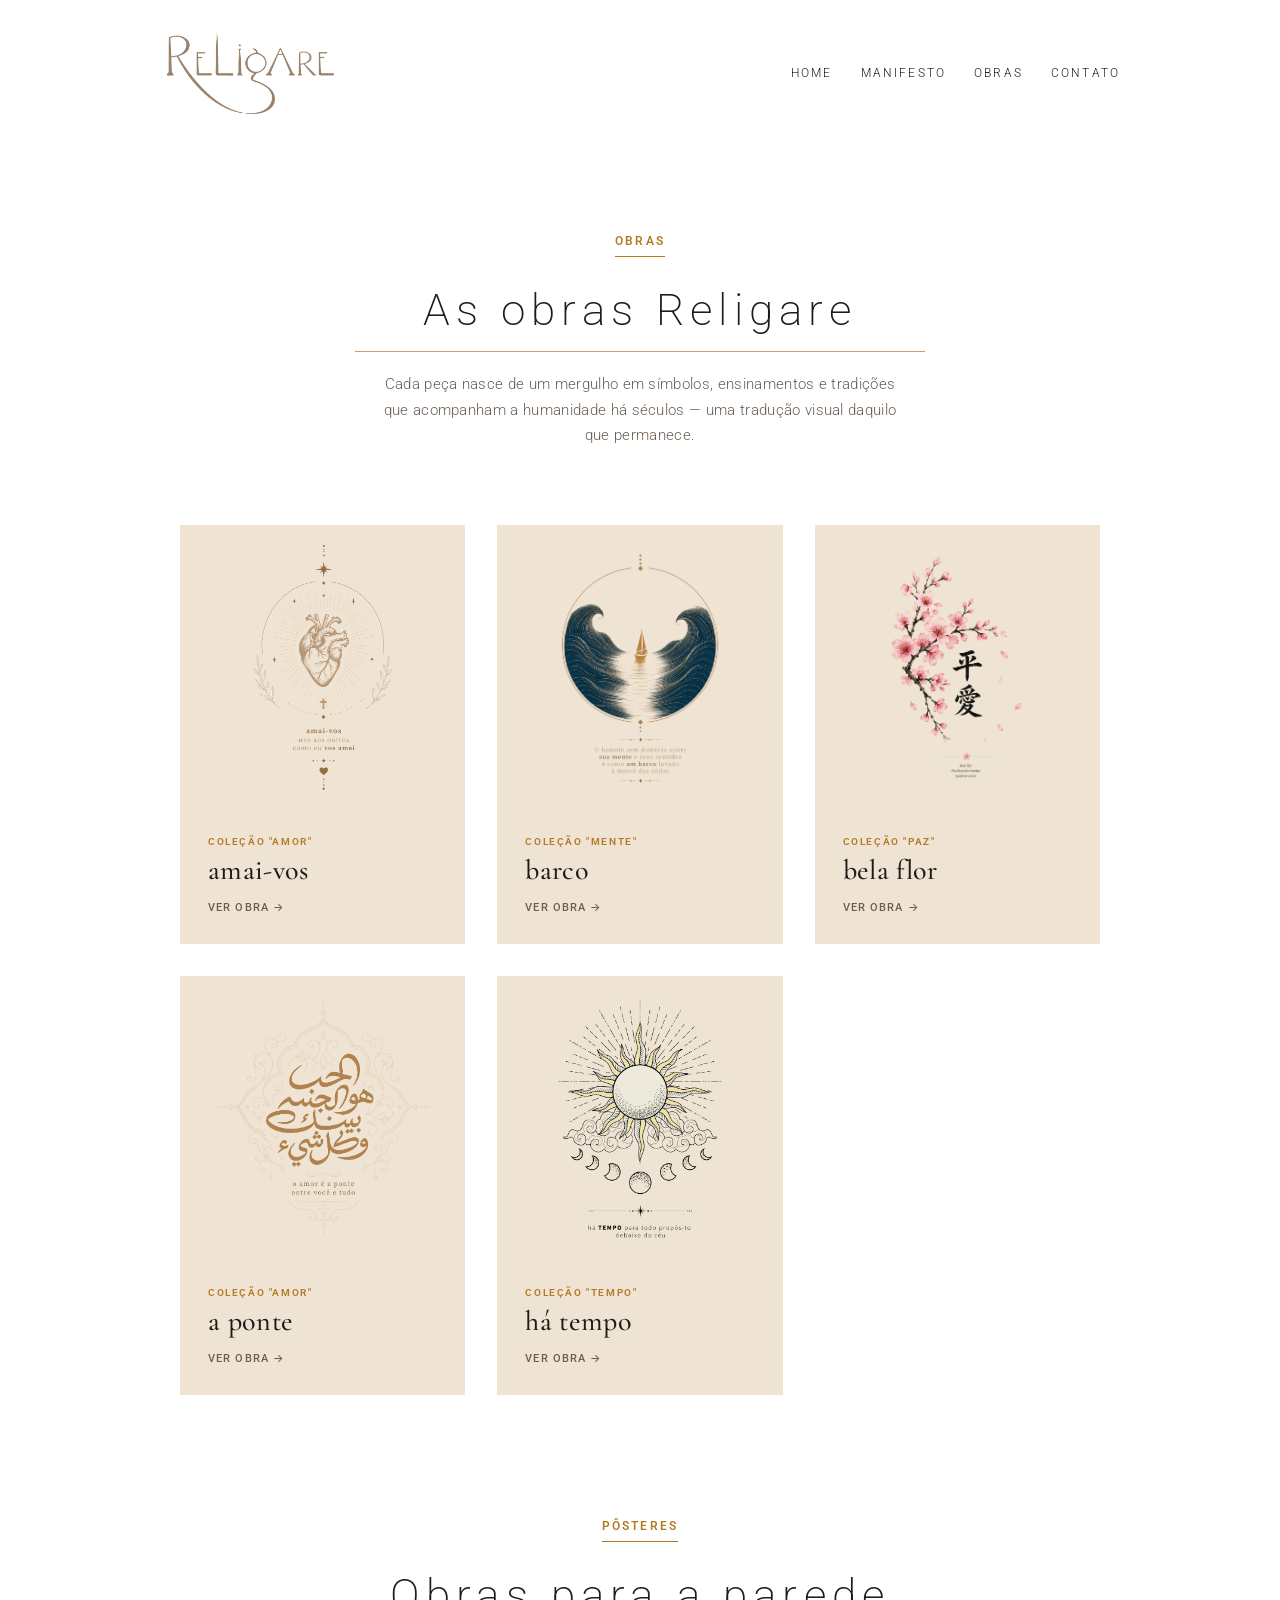
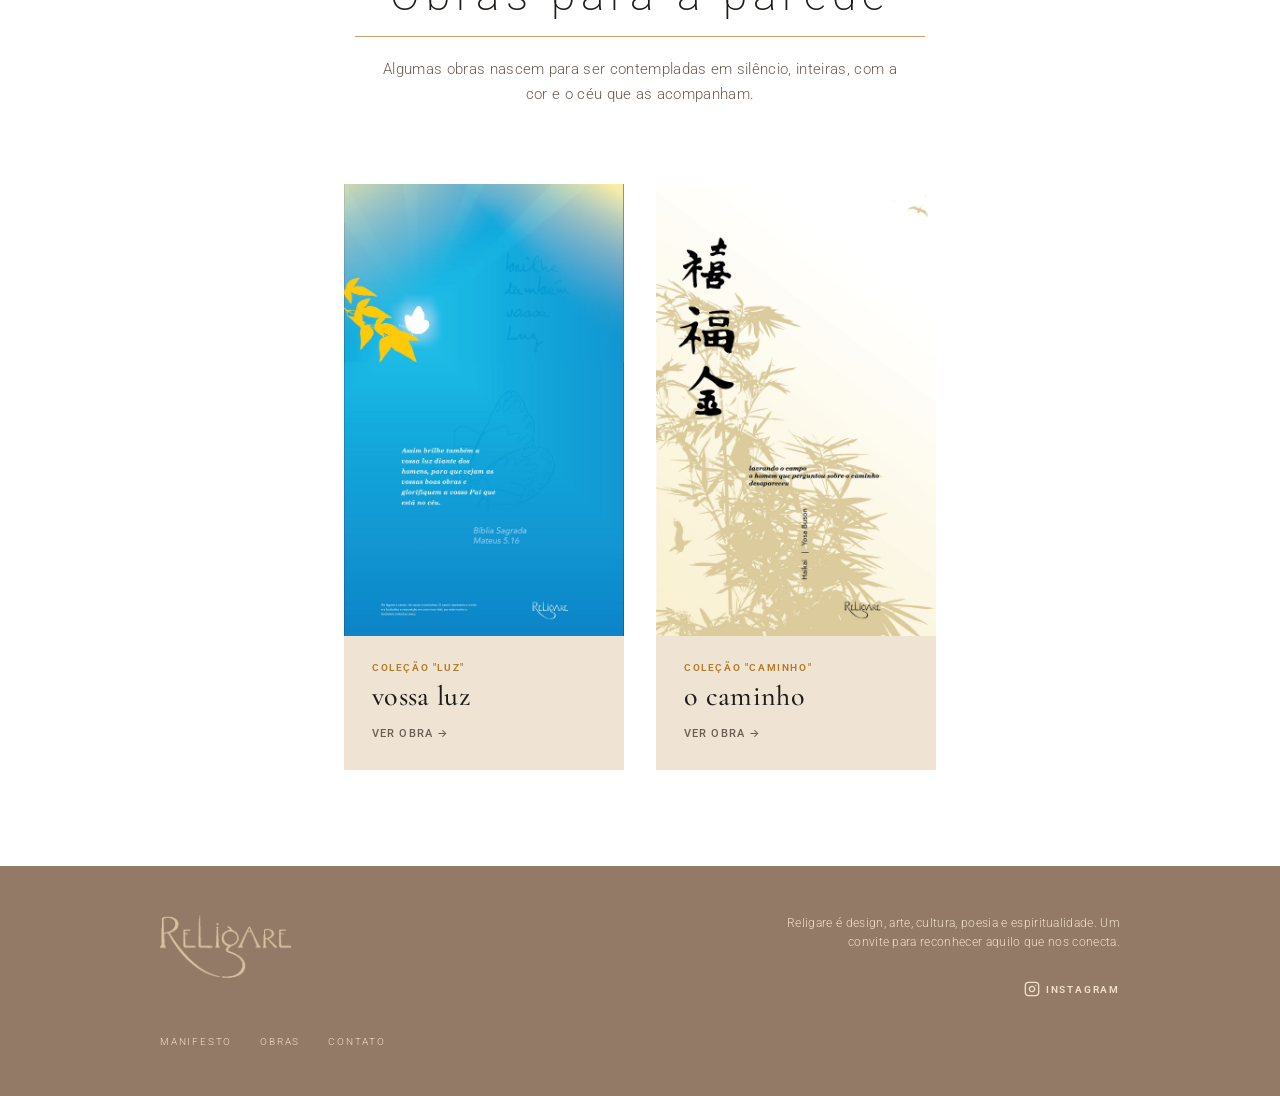
<file: pecas/index.html>
<!doctype html>
<html lang="pt-BR">
<head>
  <meta charset="utf-8" />
  <meta name="viewport" content="width=device-width, initial-scale=1" />
  <!-- Google tag (gtag.js) -->
  <script async src="https://www.googletagmanager.com/gtag/js?id=G-QHDVRTDWBX"></script>
  <script>
    window.dataLayer = window.dataLayer || [];
    function gtag(){dataLayer.push(arguments);}
    gtag('js', new Date());

    gtag('config', 'G-QHDVRTDWBX');
  </script>
  <title>Obras — Religare</title>
  <meta name="description" content="As obras da Religare: peças autorais inspiradas em símbolos, ensinamentos e tradições espirituais, disponíveis em camiseta, quadro e pôster." />
  <link rel="preconnect" href="https://fonts.googleapis.com">
  <link rel="preconnect" href="https://fonts.gstatic.com" crossorigin>
  <link href="https://fonts.googleapis.com/css2?family=Cormorant+Garamond:wght@400;500;600&family=Inter:wght@300;400;500;600&family=Roboto:wght@100;300;400;500;700;900&display=swap" rel="stylesheet">
  <link rel="stylesheet" href="../style.css?v=11" />
</head>
<body class="piece-page">
  <header class="site-header">
    <a class="brand" href="../index.html#top" aria-label="Religare — página inicial">
      <img src="../assets/marca_topo.png" width="181" alt="Religare" />
    </a>

    <button class="menu-toggle" aria-controls="main-nav" aria-expanded="false" aria-label="Abrir menu">
      <span></span>
      <span></span>
      <span></span>
    </button>

    <nav id="main-nav" class="main-nav" aria-label="Menu principal">
      <a href="../index.html">HOME</a>
      <a href="../manifesto.html">MANIFESTO</a>
      <a href="index.html">OBRAS</a>
      <a href="../contato.html">CONTATO</a>
    </nav>
  </header>

  <main id="top" class="pecas-index-main">
    <section class="pecas-hero">
      <p class="section-label">obras</p>
      <h1 class="pecas-hero-title">As obras Religare</h1>
      <div class="arts-line" aria-hidden="true"></div>
      <p class="pecas-hero-sub">Cada peça nasce de um mergulho em símbolos, ensinamentos e tradições que acompanham a humanidade há séculos — uma tradução visual daquilo que permanece.</p>
    </section>

    <section class="pecas-grid-section" aria-label="Lista de obras">
      <div class="pecas-grid">
        <a class="pecas-card" href="amai-vos.html">
          <div class="pecas-card-image">
            <img src="../assets/peca-amai-vos-emblema.png" alt="Ilustração de um coração radiante, ladeado por ramos, com uma pequena cruz e uma estrela-guia acima — símbolo da obra Amai-vos." />
          </div>
          <div class="pecas-card-copy">
            <p class="pecas-card-collection">Coleção "Amor"</p>
            <h2>Amai-vos</h2>
            <p class="pecas-card-link">ver obra <span aria-hidden="true">→</span></p>
          </div>
        </a>

        <a class="pecas-card" href="barco.html">
          <div class="pecas-card-image">
            <img src="../assets/peca-mente-emblema.png" alt="Ilustração de um pequeno barco atravessando águas ondulantes, guiado por um feixe de luz — símbolo da obra Barco." />
          </div>
          <div class="pecas-card-copy">
            <p class="pecas-card-collection">Coleção "Mente"</p>
            <h2>Barco</h2>
            <p class="pecas-card-link">ver obra <span aria-hidden="true">→</span></p>
          </div>
        </a>

        <a class="pecas-card" href="belaflor.html">
          <div class="pecas-card-image">
            <img src="../assets/peca-belaflor-emblema.png" alt="Ilustração delicada de uma flor em plena floração, símbolo da obra Bela Flor." />
          </div>
          <div class="pecas-card-copy">
            <p class="pecas-card-collection">Coleção "Paz"</p>
            <h2>Bela Flor</h2>
            <p class="pecas-card-link">ver obra <span aria-hidden="true">→</span></p>
          </div>
        </a>

        <a class="pecas-card" href="ponte.html">
          <div class="pecas-card-image">
            <img src="../assets/peca-sufi-amor.png" alt="Ilustração de uma ponte atravessando duas margens separadas, símbolo da obra A Ponte." />
          </div>
          <div class="pecas-card-copy">
            <p class="pecas-card-collection">Coleção "Amor"</p>
            <h2>A Ponte</h2>
            <p class="pecas-card-link">ver obra <span aria-hidden="true">→</span></p>
          </div>
        </a>

        <a class="pecas-card" href="tempo.html">
          <div class="pecas-card-image">
            <img src="../assets/peca-judaismo-tempo.png" alt="Ilustração simbolizando as fases do tempo — sol, lua e céu — símbolo da obra Há Tempo." />
          </div>
          <div class="pecas-card-copy">
            <p class="pecas-card-collection">Coleção "Tempo"</p>
            <h2>Há Tempo</h2>
            <p class="pecas-card-link">ver obra <span aria-hidden="true">→</span></p>
          </div>
        </a>
      </div>
    </section>

    <section class="pecas-hero pecas-posters-hero" aria-labelledby="posters-title">
      <p class="section-label">pôsteres</p>
      <h2 id="posters-title" class="pecas-hero-title">Obras para a parede</h2>
      <div class="arts-line" aria-hidden="true"></div>
      <p class="pecas-hero-sub">Algumas obras nascem para ser contempladas em silêncio, inteiras, com a cor e o céu que as acompanham.</p>
    </section>

    <section class="pecas-grid-section" aria-label="Lista de pôsteres">
      <div class="posters-grid">
        <a class="pecas-card pecas-card--poster" href="vossa-luz.html">
          <div class="pecas-card-image">
            <img src="../assets/poster-vossa-luz.jpg" width="1200" height="1938" loading="lazy" alt="Pôster Vossa Luz: uma borboleta branca pousa entre folhas amarelas sob um céu azul atravessado por raios de luz." />
          </div>
          <div class="pecas-card-copy">
            <p class="pecas-card-collection">Coleção "Luz"</p>
            <h2>Vossa Luz</h2>
            <p class="pecas-card-link">ver obra <span aria-hidden="true">→</span></p>
          </div>
        </a>

        <a class="pecas-card pecas-card--poster" href="o-caminho.html">
          <div class="pecas-card-image">
            <img src="../assets/poster-o-caminho.jpg?v=2" width="1200" height="1944" loading="lazy" alt="Pôster O Caminho: bambus em tom de areia sobre fundo claro, pássaros em voo e os ideogramas 幸福人生 em caligrafia preta." />
          </div>
          <div class="pecas-card-copy">
            <p class="pecas-card-collection">Coleção "Caminho"</p>
            <h2>O Caminho</h2>
            <p class="pecas-card-link">ver obra <span aria-hidden="true">→</span></p>
          </div>
        </a>
      </div>
    </section>
  </main>

  <footer class="site-footer">
    <div>
      <img src="../assets/marca_bottom.png" alt="Religare" />
      <nav>
        <a href="../manifesto.html">manifesto</a>
        <a href="index.html" aria-current="page">obras</a>
        <a href="../contato.html">contato</a>
      </nav>
    </div>
    <div class="footer-contact">
      <p>Religare é design, arte, cultura, poesia e espiritualidade. Um convite para reconhecer aquilo que nos conecta.</p>
      <a class="instagram" href="https://www.instagram.com/religare.design/" target="_blank" rel="noopener"><svg width="16" height="16" viewBox="0 0 24 24" fill="none" stroke="currentColor" stroke-width="2" stroke-linecap="round" stroke-linejoin="round" aria-hidden="true"><rect x="2" y="2" width="20" height="20" rx="5" ry="5"></rect><path d="M16 11.37A4 4 0 1 1 12.63 8 4 4 0 0 1 16 11.37z"></path><line x1="17.5" y1="6.5" x2="17.5" y2="6.5"></line></svg>instagram</a>
    </div>
  </footer>

  <script>
    (function(){
      const btn = document.querySelector('.menu-toggle');
      const nav = document.getElementById('main-nav');
      if(!btn || !nav) return;
      btn.addEventListener('click', () => {
        const open = nav.classList.toggle('open');
        btn.setAttribute('aria-expanded', open ? 'true' : 'false');
      });
    })();
  </script>
</body>
</html>
</file>
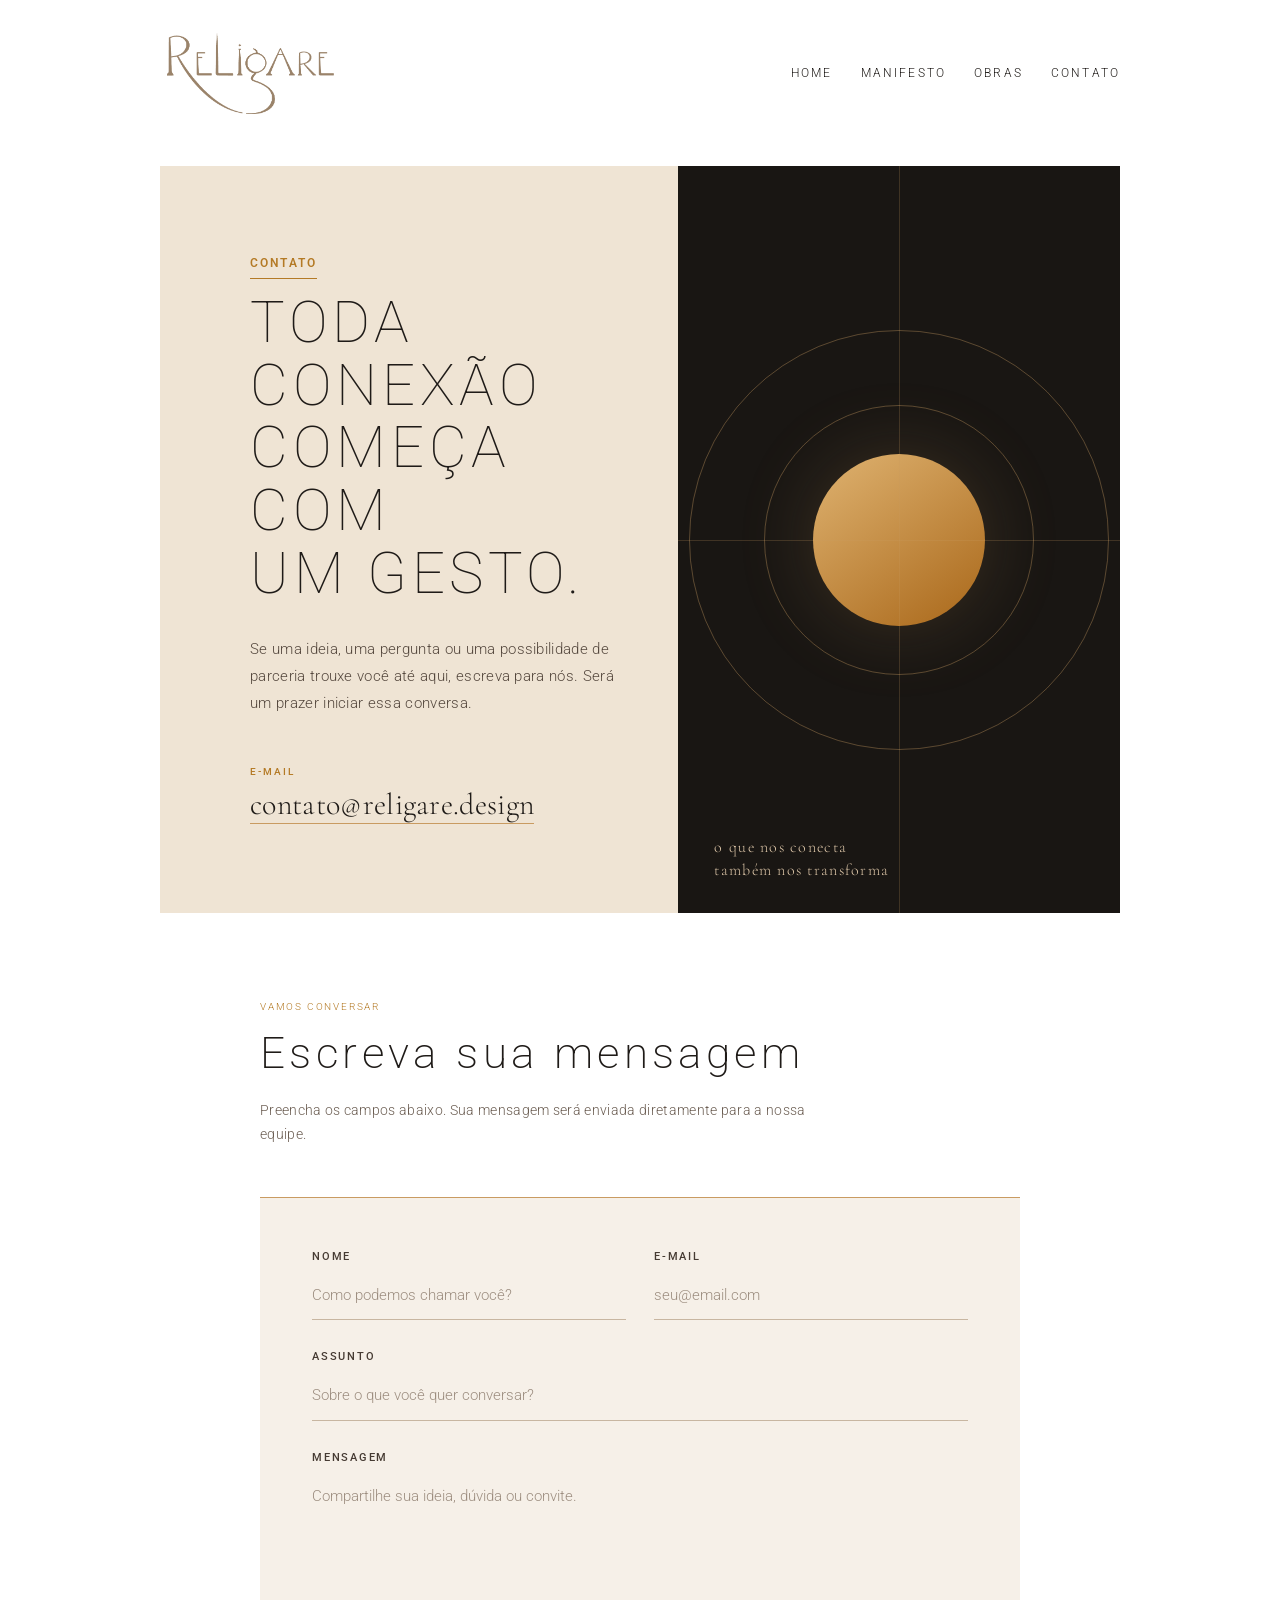
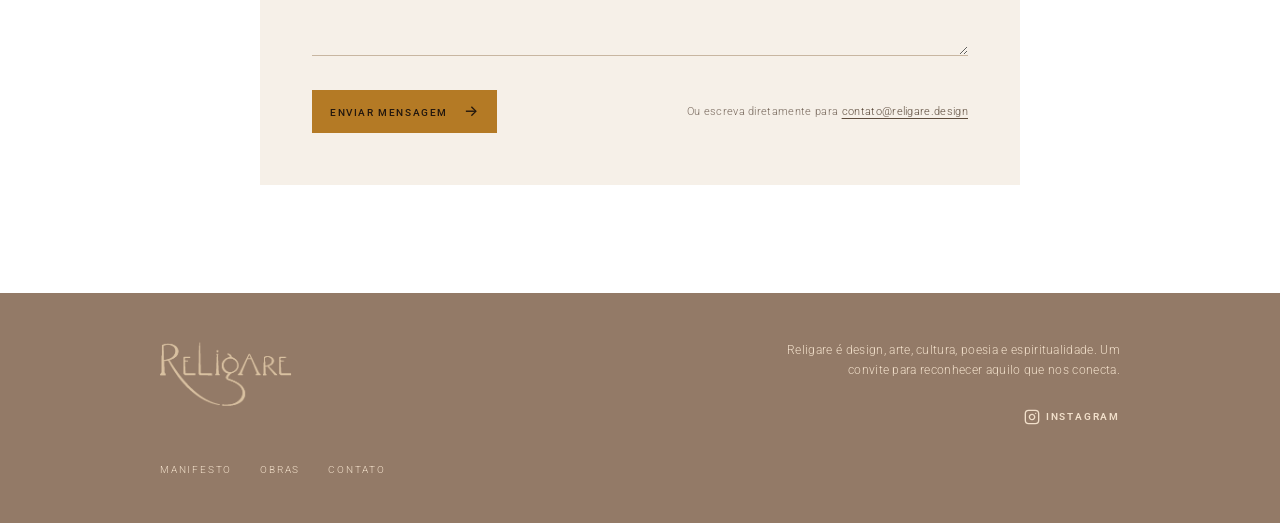
<file: contato.html>
<!doctype html>
<html lang="pt-BR">
<head>
  <meta charset="utf-8" />
  <meta name="viewport" content="width=device-width, initial-scale=1" />
  <!-- Google tag (gtag.js) -->
  <script async src="https://www.googletagmanager.com/gtag/js?id=G-QHDVRTDWBX"></script>
  <script>
    window.dataLayer = window.dataLayer || [];
    function gtag(){dataLayer.push(arguments);}
    gtag('js', new Date());

    gtag('config', 'G-QHDVRTDWBX');
  </script>
  <title>Contato — Religare</title>
  <meta name="description" content="Entre em contato com a Religare. Vamos conversar sobre arte, design, cultura e espiritualidade." />
  <link rel="preconnect" href="https://fonts.googleapis.com">
  <link rel="preconnect" href="https://fonts.gstatic.com" crossorigin>
  <link href="https://fonts.googleapis.com/css2?family=Cormorant+Garamond:wght@400;500;600&amp;family=Inter:wght@300;400;500;600&amp;family=Roboto:wght@100;300;400;500;700;900&amp;display=swap" rel="stylesheet">
  <link rel="stylesheet" href="style.css?v=11" />
</head>
<body class="contact-page">
  <header class="site-header">
    <a class="brand" href="index.html#top" aria-label="Religare — página inicial">
      <img src="assets/marca_topo.png" width="181" alt="Religare" />
    </a>

    <button class="menu-toggle" aria-controls="main-nav" aria-expanded="false" aria-label="Abrir menu">
      <span></span>
      <span></span>
      <span></span>
    </button>

    <nav id="main-nav" class="main-nav" aria-label="Menu principal">
      <a href="index.html">HOME</a>
      <a href="manifesto.html">MANIFESTO</a>
      <a href="pecas/index.html">OBRAS</a>
      <a href="contato.html">CONTATO</a>
    </nav>
  </header>

  <main id="top" class="contact-main">
    <section class="contact-intro" aria-labelledby="contact-title">
      <div class="contact-intro-copy">
        <p class="section-label">contato</p>
        <h1 id="contact-title">Toda conexão<br>começa com<br>um gesto.</h1>
        <p class="contact-lead">Se uma ideia, uma pergunta ou uma possibilidade de parceria trouxe você até aqui, escreva para nós. Será um prazer iniciar essa conversa.</p>
        <div class="contact-email">
          <span>e-mail</span>
          <a href="mailto:contato@religare.design">contato@religare.design</a>
        </div>
      </div>

      <div class="contact-symbol" aria-hidden="true">
        <span class="contact-orbit orbit-one"></span>
        <span class="contact-orbit orbit-two"></span>
        <span class="contact-sun"></span>
        <p>o que nos conecta<br>também nos transforma</p>
      </div>
    </section>

    <section class="contact-form-section" aria-labelledby="form-title">
      <div class="form-heading">
        <p class="eyebrow">vamos conversar</p>
        <h2 id="form-title">Escreva sua mensagem</h2>
        <p>Preencha os campos abaixo. Sua mensagem será enviada diretamente para a nossa equipe.</p>
      </div>

      <form id="contact-form" class="contact-form" action="https://formsubmit.co/ajax/contato@religare.design" method="POST">
        <input type="hidden" name="_subject" value="Nova mensagem pelo site Religare" />
        <input type="hidden" name="_template" value="table" />
        <input type="text" name="_honey" class="form-honeypot" tabindex="-1" autocomplete="off" aria-hidden="true" />

        <div class="form-row">
          <div class="form-field">
            <label for="name">Nome</label>
            <input id="name" name="name" type="text" autocomplete="name" placeholder="Como podemos chamar você?" required />
          </div>
          <div class="form-field">
            <label for="email">E-mail</label>
            <input id="email" name="email" type="email" autocomplete="email" placeholder="seu@email.com" required />
          </div>
        </div>

        <div class="form-field">
          <label for="subject">Assunto</label>
          <input id="subject" name="subject" type="text" placeholder="Sobre o que você quer conversar?" required />
        </div>

        <div class="form-field">
          <label for="message">Mensagem</label>
          <textarea id="message" name="message" rows="7" placeholder="Compartilhe sua ideia, dúvida ou convite." required></textarea>
        </div>

        <div class="form-actions">
          <button class="contact-submit" type="submit">enviar mensagem <span aria-hidden="true">→</span></button>
          <p>Ou escreva diretamente para <a href="mailto:contato@religare.design">contato@religare.design</a></p>
        </div>
        <p id="form-status" class="form-status" role="status" aria-live="polite"></p>
      </form>
    </section>
  </main>

  <footer class="site-footer">
    <div>
      <img src="assets/marca_bottom.png" alt="Religare" />
      <nav>
        <a href="manifesto.html">manifesto</a>
        <a href="pecas/index.html">obras</a>
        <a href="contato.html" aria-current="page">contato</a>
      </nav>
    </div>
    <div class="footer-contact">
      <p>Religare é design, arte, cultura, poesia e espiritualidade. Um convite para reconhecer aquilo que nos conecta.</p>
      <a class="instagram" href="https://www.instagram.com/religare.design/" target="_blank" rel="noopener"><svg width="16" height="16" viewBox="0 0 24 24" fill="none" stroke="currentColor" stroke-width="2" stroke-linecap="round" stroke-linejoin="round" aria-hidden="true"><rect x="2" y="2" width="20" height="20" rx="5" ry="5"></rect><path d="M16 11.37A4 4 0 1 1 12.63 8 4 4 0 0 1 16 11.37z"></path><line x1="17.5" y1="6.5" x2="17.5" y2="6.5"></line></svg>instagram</a>
    </div>
  </footer>

  <script>
    (function(){
      const btn = document.querySelector('.menu-toggle');
      const nav = document.getElementById('main-nav');
      const form = document.getElementById('contact-form');
      const status = document.getElementById('form-status');

      if(btn && nav){
        btn.addEventListener('click', () => {
          const open = nav.classList.toggle('open');
          btn.setAttribute('aria-expanded', open ? 'true' : 'false');
          btn.setAttribute('aria-label', open ? 'Fechar menu' : 'Abrir menu');
        });
      }

      if(form){
        form.addEventListener('submit', async (event) => {
          event.preventDefault();
          if(!form.reportValidity()) return;

          const submit = form.querySelector('button[type="submit"]');
          const originalLabel = submit.innerHTML;
          submit.disabled = true;
          submit.textContent = 'enviando…';
          status.className = 'form-status is-visible';
          status.textContent = 'Enviando sua mensagem…';

          try{
            const response = await fetch(form.action, {
              method: 'POST',
              body: new FormData(form),
              headers: { 'Accept': 'application/json' }
            });
            const result = await response.json();

            if(!response.ok || result.success === false){
              throw new Error('Falha no envio');
            }

            form.reset();
            status.className = 'form-status is-visible is-success';
            status.textContent = 'Mensagem enviada. Obrigado por entrar em contato — responderemos em breve.';
          }catch(error){
            status.className = 'form-status is-visible is-error';
            status.innerHTML = 'Não foi possível enviar agora. Tente novamente ou escreva para <a href="mailto:contato@religare.design">contato@religare.design</a>.';
          }finally{
            submit.disabled = false;
            submit.innerHTML = originalLabel;
          }
        });
      }
    })();
  </script>
</body>
</html>
</file>
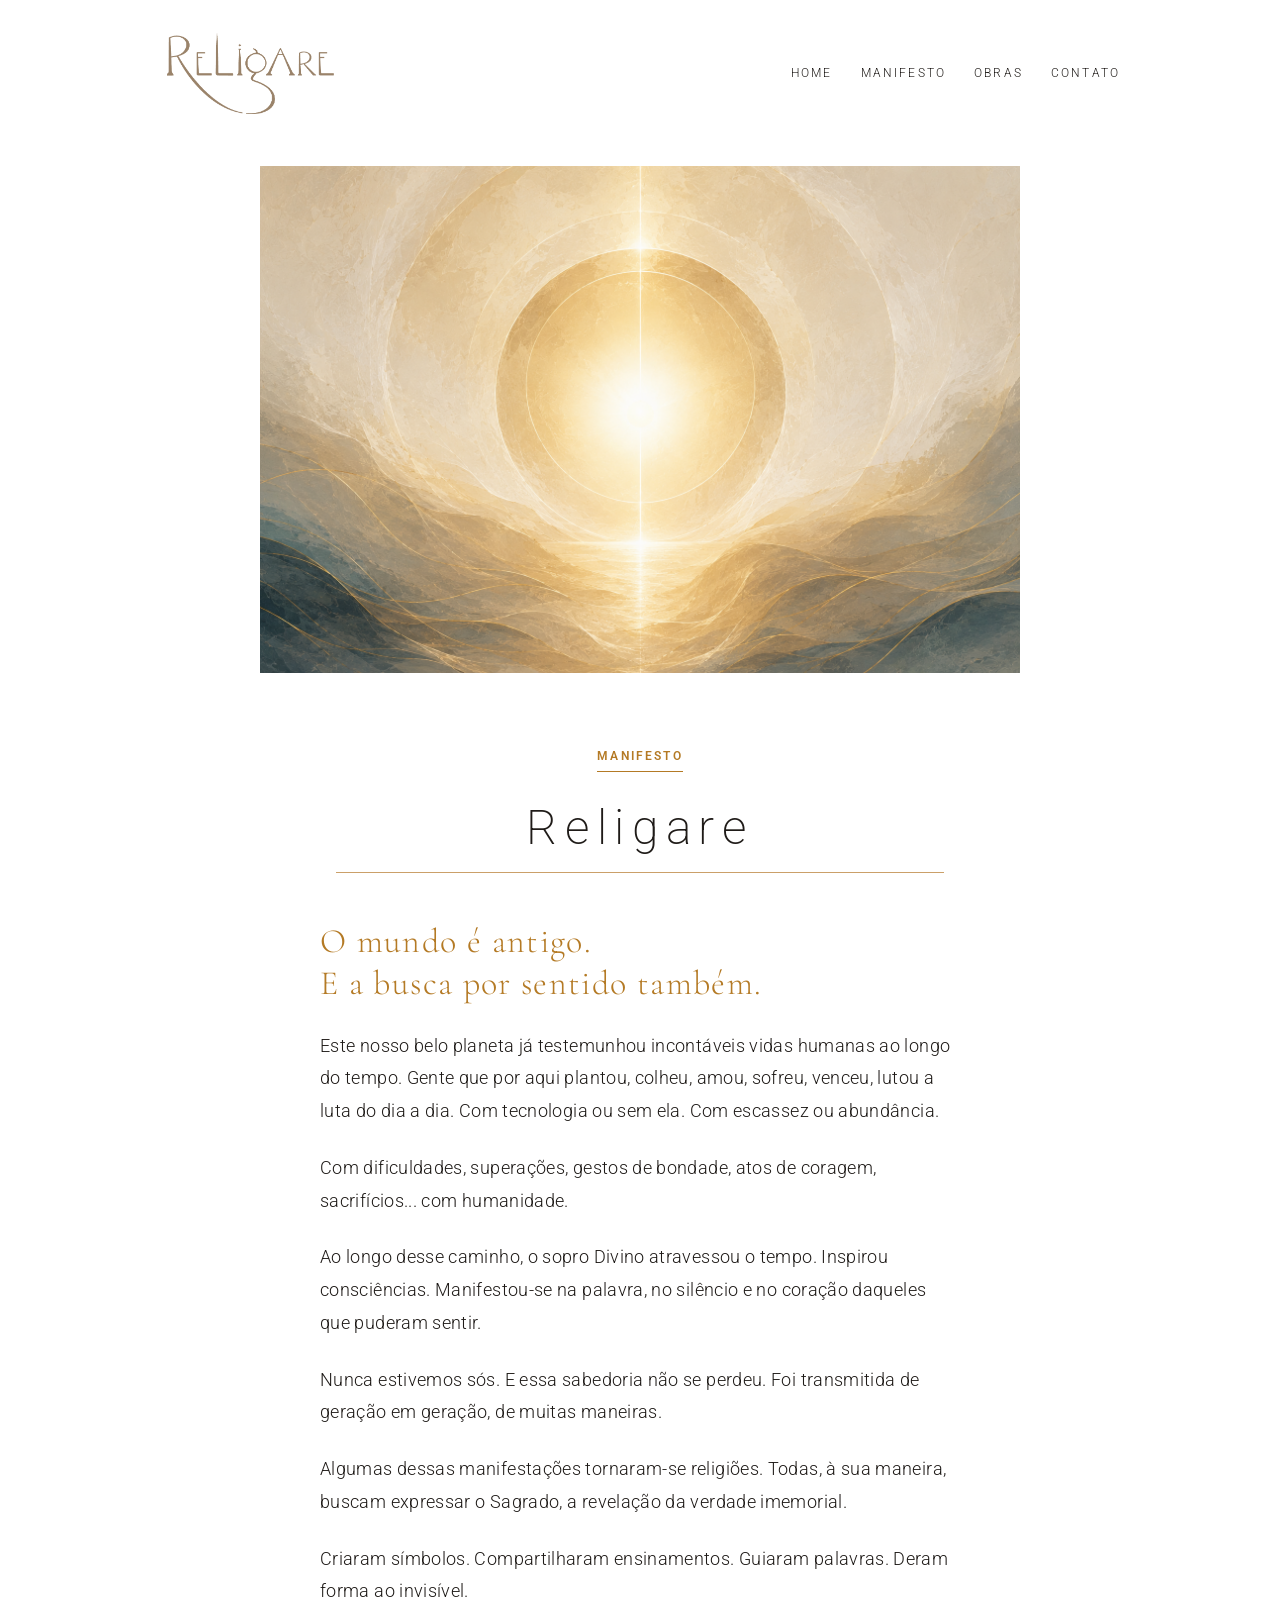
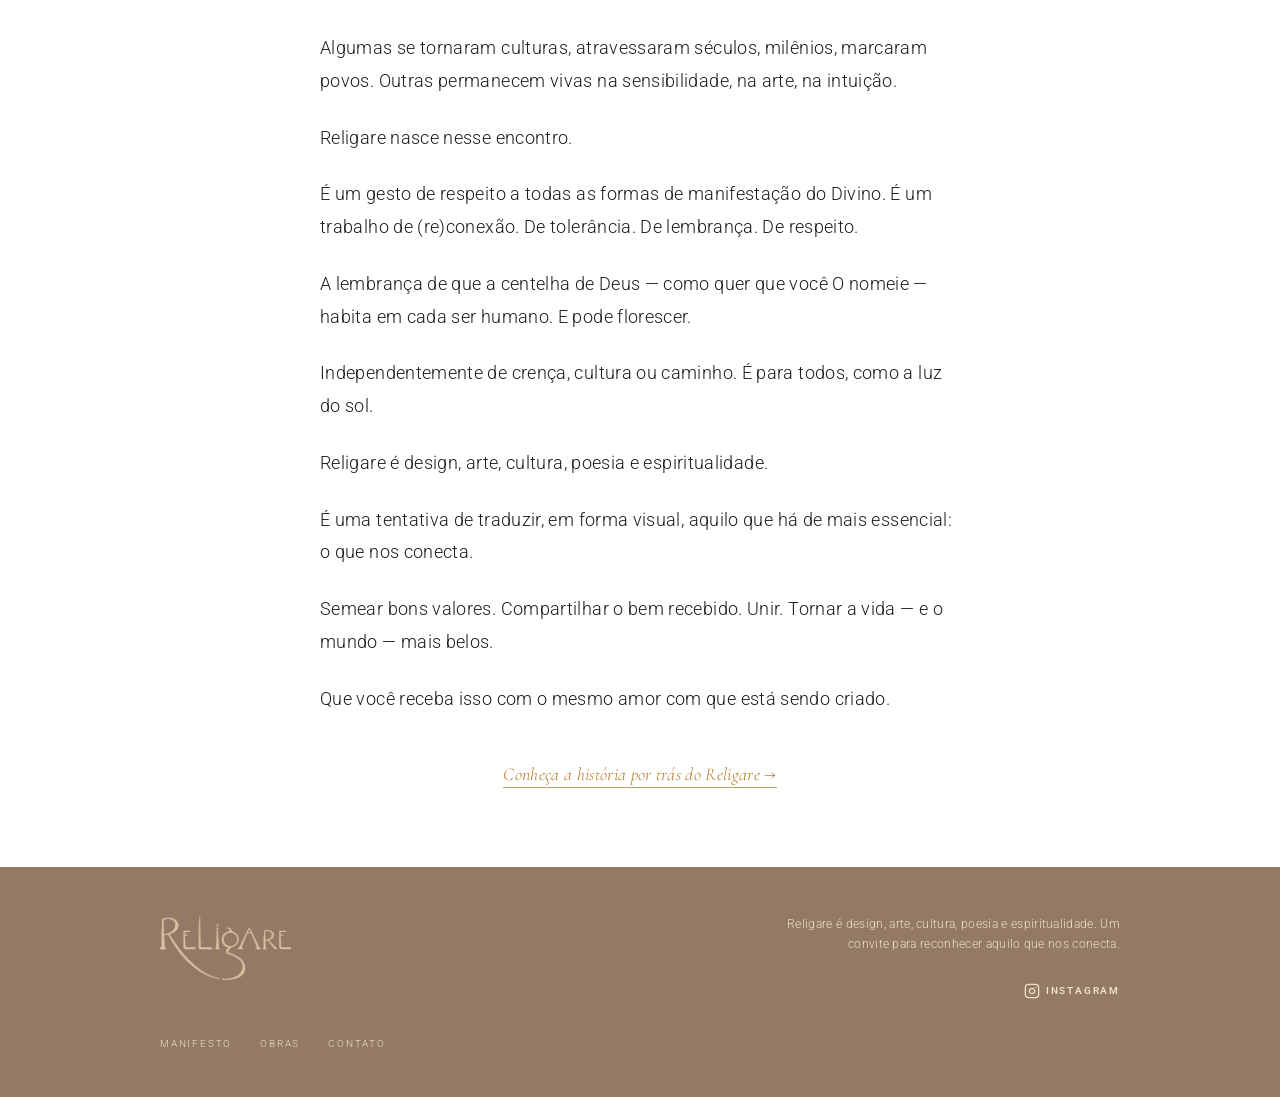
<file: manifesto.html>
<!doctype html>
<html lang="pt-BR">
<head>
  <meta charset="utf-8" />
  <meta name="viewport" content="width=device-width, initial-scale=1" />
  <!-- Google tag (gtag.js) -->
  <script async src="https://www.googletagmanager.com/gtag/js?id=G-QHDVRTDWBX"></script>
  <script>
    window.dataLayer = window.dataLayer || [];
    function gtag(){dataLayer.push(arguments);}
    gtag('js', new Date());

    gtag('config', 'G-QHDVRTDWBX');
  </script>
  <title>Manifesto — Religare</title>
  <meta name="description" content="Manifesto Religare: um gesto de respeito, reconexão, tolerância e lembrança daquilo que nos conecta." />
  <link rel="preconnect" href="https://fonts.googleapis.com">
  <link rel="preconnect" href="https://fonts.gstatic.com" crossorigin>
  <link href="https://fonts.googleapis.com/css2?family=Cormorant+Garamond:wght@400;500;600&family=Inter:wght@300;400;500;600&family=Roboto:wght@100;300;400;500;700;900&display=swap" rel="stylesheet">
  <link rel="stylesheet" href="style.css?v=11" />
</head>
<body class="manifesto-page">
  <header class="site-header">
    <a class="brand" href="index.html#top" aria-label="Religare">
      <img src="assets/marca_topo.png" width="181px" alt="Religare" />
    </a>

    <button class="menu-toggle" aria-controls="main-nav" aria-expanded="false" aria-label="Abrir menu">
      <span></span>
      <span></span>
      <span></span>
    </button>

    <nav id="main-nav" class="main-nav" aria-label="Menu principal">
      <a href="index.html">HOME</a>
      <a href="manifesto.html">MANIFESTO</a>
      <a href="pecas/index.html">OBRAS</a>
      <a href="contato.html">CONTATO</a>
    </nav>
  </header>

  <main id="top">
    <section class="manifesto-hero section-wide">
      <img src="assets/topo_manifesto.png" alt="Ilustracao abstrata com sol, caminhos, montanhas e luzes convergindo para um centro comum." />
    </section>

    <article class="manifesto-content" aria-labelledby="manifesto-title">
      <p class="section-label">manifesto</p>
      <h2 id="manifesto-title" class="manifesto-title">Religare</h2>
      <div class="arts-line" aria-hidden="true"></div>

      <div class="manifesto-body">
        <p>O mundo é antigo.<br>E a busca por sentido também.</p>

        <p>Este nosso belo planeta já testemunhou incontáveis vidas humanas ao longo do tempo. Gente que por aqui plantou, colheu, amou, sofreu, venceu, lutou a luta do dia a dia. Com tecnologia ou sem ela. Com escassez ou abundância.</p>

        <p>Com dificuldades, superações, gestos de bondade, atos de coragem, sacrifícios... com humanidade.</p>

        <p>Ao longo desse caminho, o sopro Divino atravessou o tempo. Inspirou consciências. Manifestou-se na palavra, no silêncio e no coração daqueles que puderam sentir.</p>

        <p>Nunca estivemos sós. E essa sabedoria não se perdeu. Foi transmitida de geração em geração, de muitas maneiras.</p>

        <p>Algumas dessas manifestações tornaram-se religiões. Todas, à sua maneira, buscam expressar o Sagrado, a revelação da verdade imemorial.</p>

        <p>Criaram símbolos. Compartilharam ensinamentos. Guiaram palavras. Deram forma ao invisível.</p>

        <p>Algumas se tornaram culturas, atravessaram séculos, milênios, marcaram povos. Outras permanecem vivas na sensibilidade, na arte, na intuição.</p>

        <p>Religare nasce nesse encontro.</p>

        <p>É um gesto de respeito a todas as formas de manifestação do Divino. É um trabalho de (re)conexão. De tolerância. De lembrança. De respeito.</p>

        <p>A lembrança de que a centelha de Deus — como quer que você O nomeie — habita em cada ser humano. E pode florescer.</p>

        <p>Independentemente de crença, cultura ou caminho. É para todos, como a luz do sol.</p>

        <p>Religare é design, arte, cultura, poesia e espiritualidade.</p>

        <p>É uma tentativa de traduzir, em forma visual, aquilo que há de mais essencial: o que nos conecta.</p>

        <p>Semear bons valores. Compartilhar o bem recebido. Unir. Tornar a vida — e o mundo — mais belos.</p>

        <p>Que você receba isso com o mesmo amor com que está sendo criado.</p>
      </div>

      <p class="manifesto-link"><a href="sobre.html">Conheça a história por trás do Religare <span aria-hidden="true">→</span></a></p>
    </article>


  </main>

  <footer id="contato" class="site-footer">
    <div>
      <img src="assets/marca_bottom.png" alt="Religare" />
      <nav>
        <a href="manifesto.html">manifesto</a>
        <a href="pecas/index.html">obras</a>
        <a href="contato.html">contato</a>
      </nav>
    </div>
    <div class="footer-contact">
      <p>Religare é design, arte, cultura, poesia e espiritualidade. Um convite para reconhecer aquilo que nos conecta.</p>
      <a class="instagram" href="https://www.instagram.com/religare.design/" target="_blank" rel="noopener"><svg width="16" height="16" viewBox="0 0 24 24" fill="none" stroke="currentColor" stroke-width="2" stroke-linecap="round" stroke-linejoin="round" aria-hidden="true"><rect x="2" y="2" width="20" height="20" rx="5" ry="5"></rect><path d="M16 11.37A4 4 0 1 1 12.63 8 4 4 0 0 1 16 11.37z"></path><line x1="17.5" y1="6.5" x2="17.5" y2="6.5"></line></svg>instagram</a>
    </div>
  </footer>

  <script>
    (function(){
      const btn = document.querySelector('.menu-toggle');
      const nav = document.getElementById('main-nav');
      if(!btn || !nav) return;
      btn.addEventListener('click', () => {
        const open = nav.classList.toggle('open');
        btn.setAttribute('aria-expanded', open ? 'true' : 'false');
      });
    })();
  </script>
</body>
</html>
</file>
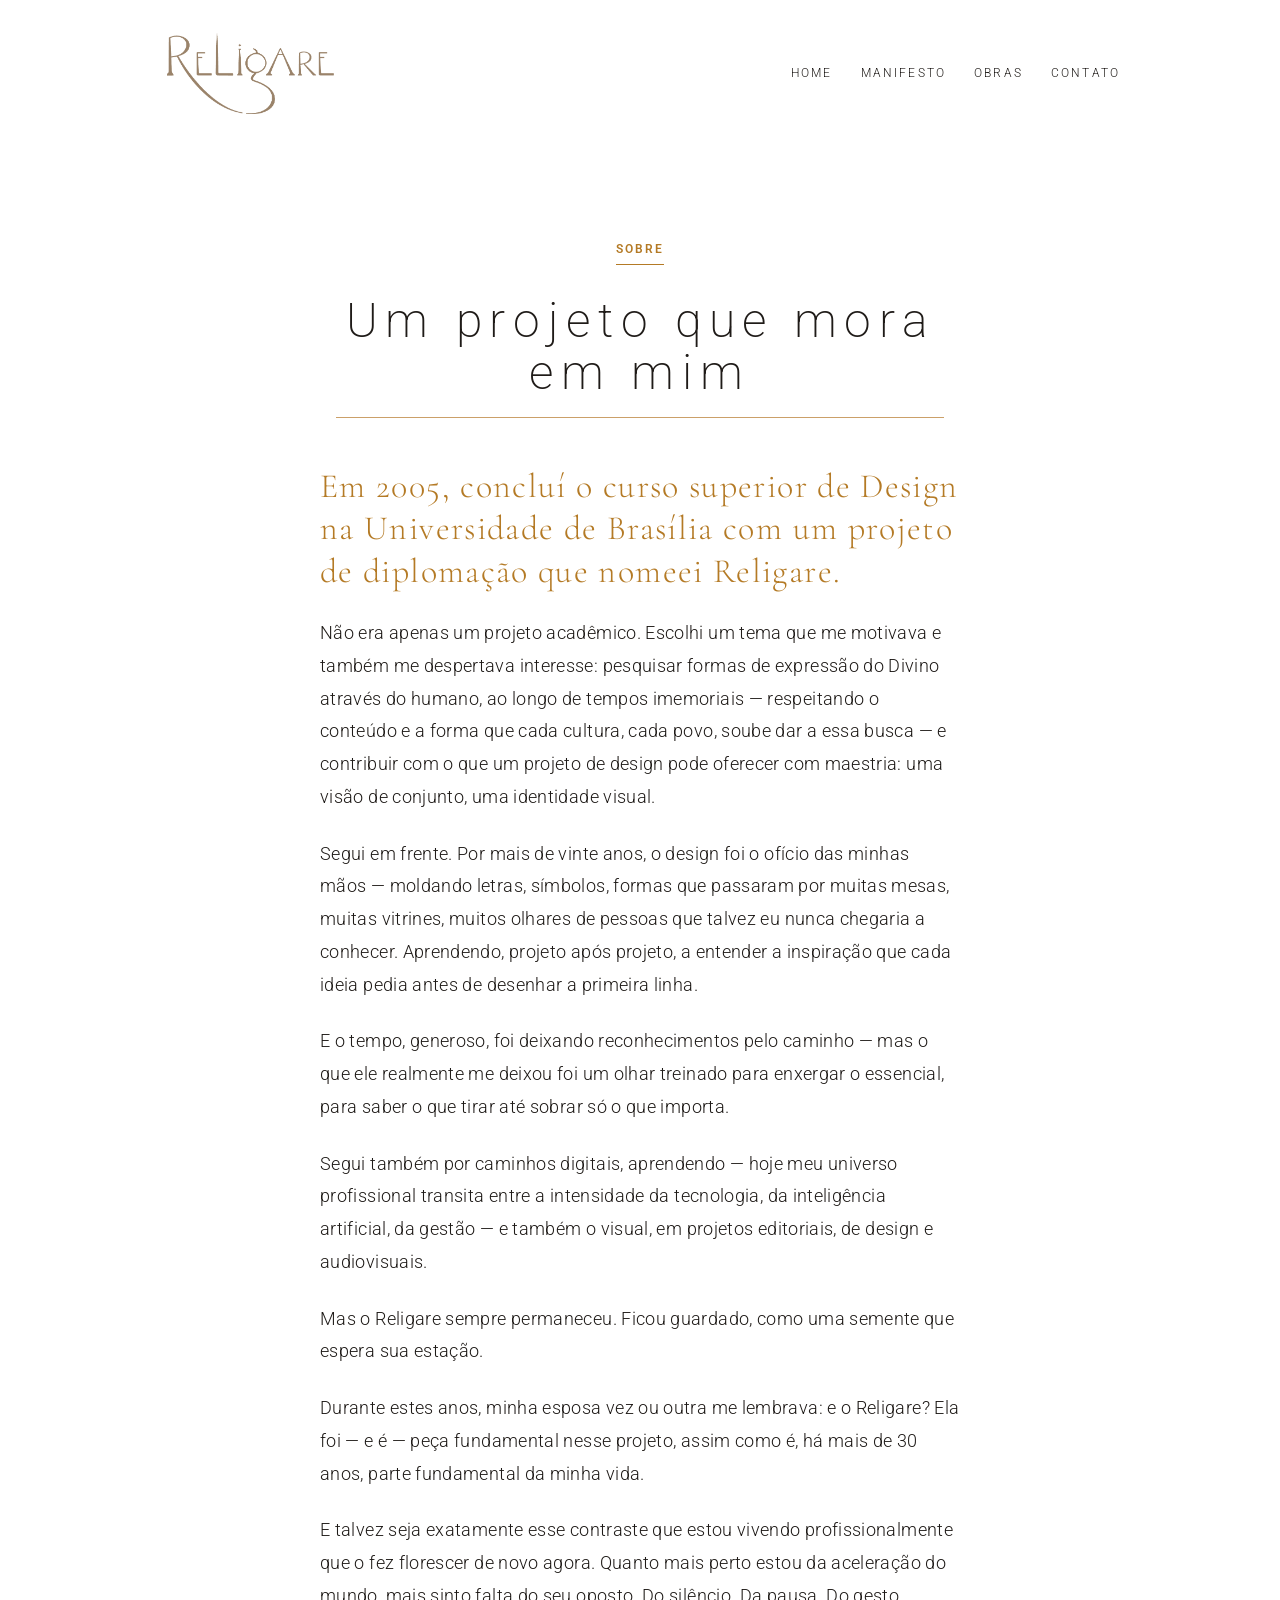
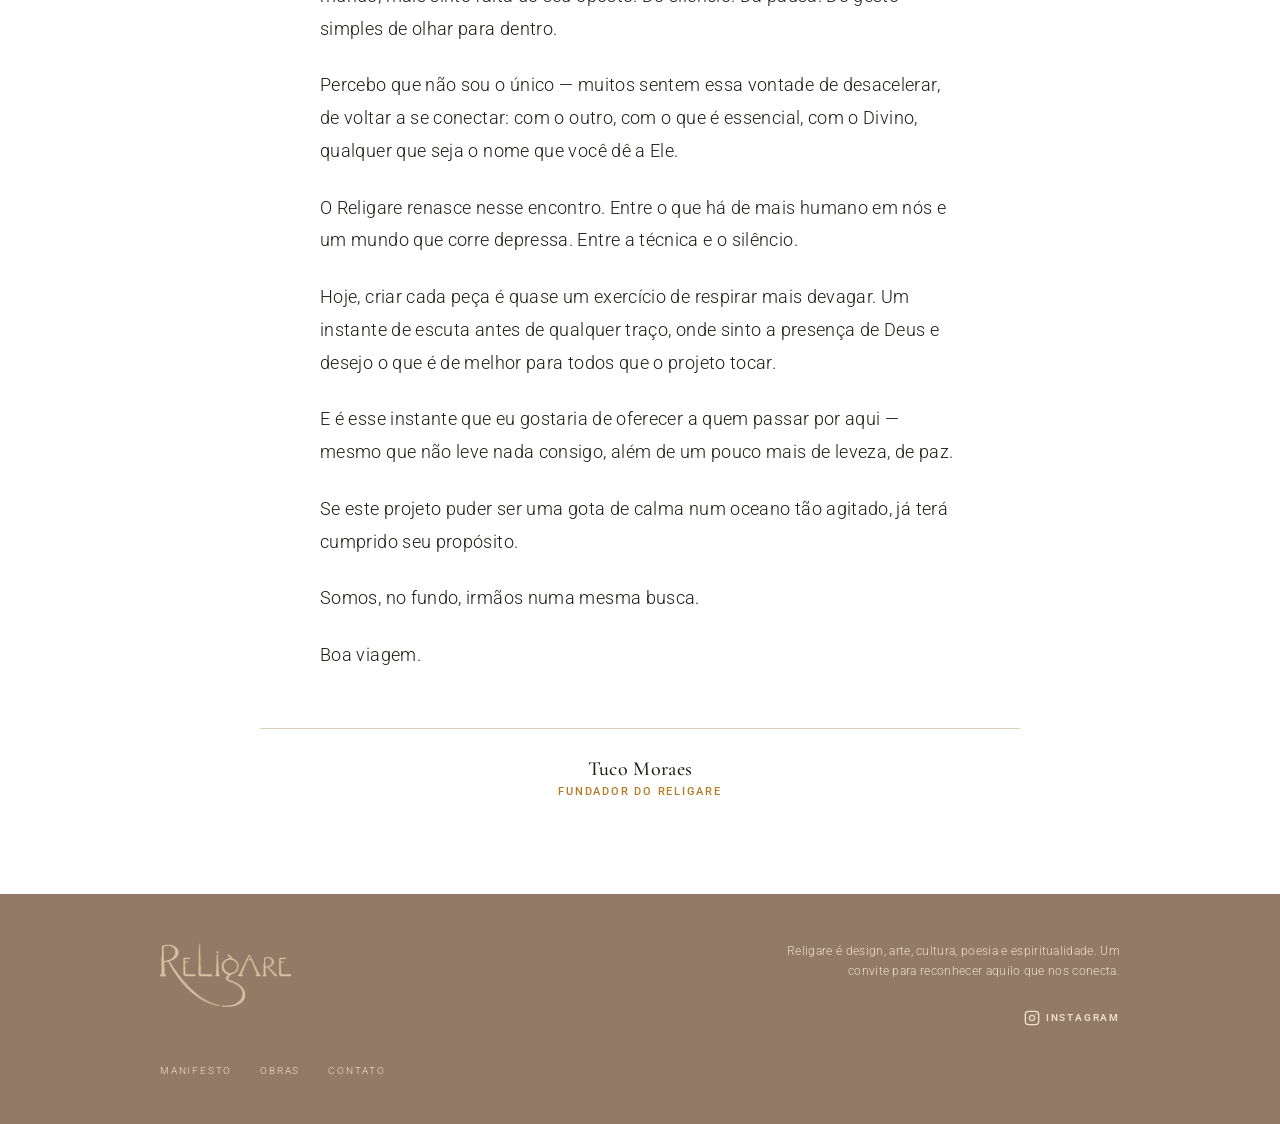
<file: sobre.html>
<!doctype html>
<html lang="pt-BR">
<head>
  <meta charset="utf-8" />
  <meta name="viewport" content="width=device-width, initial-scale=1" />
  <!-- Google tag (gtag.js) -->
  <script async src="https://www.googletagmanager.com/gtag/js?id=G-QHDVRTDWBX"></script>
  <script>
    window.dataLayer = window.dataLayer || [];
    function gtag(){dataLayer.push(arguments);}
    gtag('js', new Date());

    gtag('config', 'G-QHDVRTDWBX');
  </script>
  <title>Sobre — Religare</title>
  <meta name="description" content="A história por trás do Religare: um projeto de diplomação em Design que, mais de vinte anos depois, renasce como um convite à pausa, ao silêncio e à conexão com o essencial." />
  <link rel="preconnect" href="https://fonts.googleapis.com">
  <link rel="preconnect" href="https://fonts.gstatic.com" crossorigin>
  <link href="https://fonts.googleapis.com/css2?family=Cormorant+Garamond:wght@400;500;600&family=Inter:wght@300;400;500;600&family=Roboto:wght@100;300;400;500;700;900&display=swap" rel="stylesheet">
  <link rel="stylesheet" href="style.css?v=11" />
</head>
<body class="manifesto-page">
  <header class="site-header">
    <a class="brand" href="index.html#top" aria-label="Religare">
      <img src="assets/marca_topo.png" width="181px" alt="Religare" />
    </a>

    <button class="menu-toggle" aria-controls="main-nav" aria-expanded="false" aria-label="Abrir menu">
      <span></span>
      <span></span>
      <span></span>
    </button>

    <nav id="main-nav" class="main-nav" aria-label="Menu principal">
      <a href="index.html">HOME</a>
      <a href="manifesto.html">MANIFESTO</a>
      <a href="pecas/index.html">OBRAS</a>
      <a href="contato.html">CONTATO</a>
    </nav>
  </header>

  <main id="top">
    <article class="manifesto-content sobre-content" aria-labelledby="sobre-title">
      <p class="section-label">sobre</p>
      <h2 id="sobre-title" class="manifesto-title">Um projeto que mora em mim</h2>
      <div class="arts-line" aria-hidden="true"></div>

      <div class="manifesto-body">
        <p>Em 2005, concluí o curso superior de Design na Universidade de Brasília com um projeto de diplomação que nomeei Religare.</p>

        <p>Não era apenas um projeto acadêmico. Escolhi um tema que me motivava e também me despertava interesse: pesquisar formas de expressão do Divino através do humano, ao longo de tempos imemoriais — respeitando o conteúdo e a forma que cada cultura, cada povo, soube dar a essa busca — e contribuir com o que um projeto de design pode oferecer com maestria: uma visão de conjunto, uma identidade visual.</p>

        <p>Segui em frente. Por mais de vinte anos, o design foi o ofício das minhas mãos — moldando letras, símbolos, formas que passaram por muitas mesas, muitas vitrines, muitos olhares de pessoas que talvez eu nunca chegaria a conhecer. Aprendendo, projeto após projeto, a entender a inspiração que cada ideia pedia antes de desenhar a primeira linha.</p>

        <p>E o tempo, generoso, foi deixando reconhecimentos pelo caminho — mas o que ele realmente me deixou foi um olhar treinado para enxergar o essencial, para saber o que tirar até sobrar só o que importa.</p>

        <p>Segui também por caminhos digitais, aprendendo — hoje meu universo profissional transita entre a intensidade da tecnologia, da inteligência artificial, da gestão — e também o visual, em projetos editoriais, de design e audiovisuais.</p>

        <p>Mas o Religare sempre permaneceu. Ficou guardado, como uma semente que espera sua estação.</p>

        <p>Durante estes anos, minha esposa vez ou outra me lembrava: e o Religare? Ela foi — e é — peça fundamental nesse projeto, assim como é, há mais de 30 anos, parte fundamental da minha vida.</p>

        <p>E talvez seja exatamente esse contraste que estou vivendo profissionalmente que o fez florescer de novo agora. Quanto mais perto estou da aceleração do mundo, mais sinto falta do seu oposto. Do silêncio. Da pausa. Do gesto simples de olhar para dentro.</p>

        <p>Percebo que não sou o único — muitos sentem essa vontade de desacelerar, de voltar a se conectar: com o outro, com o que é essencial, com o Divino, qualquer que seja o nome que você dê a Ele.</p>

        <p>O Religare renasce nesse encontro. Entre o que há de mais humano em nós e um mundo que corre depressa. Entre a técnica e o silêncio.</p>

        <p>Hoje, criar cada peça é quase um exercício de respirar mais devagar. Um instante de escuta antes de qualquer traço, onde sinto a presença de Deus e desejo o que é de melhor para todos que o projeto tocar.</p>

        <p>E é esse instante que eu gostaria de oferecer a quem passar por aqui — mesmo que não leve nada consigo, além de um pouco mais de leveza, de paz.</p>

        <p>Se este projeto puder ser uma gota de calma num oceano tão agitado, já terá cumprido seu propósito.</p>

        <p>Somos, no fundo, irmãos numa mesma busca.</p>

        <p>Boa viagem.</p>
      </div>

      <div class="sobre-signature">
        <p class="sobre-signature-name">Tuco Moraes</p>
        <p class="sobre-signature-role">fundador do Religare</p>
      </div>
    </article>
  </main>

  <footer id="contato" class="site-footer">
    <div>
      <img src="assets/marca_bottom.png" alt="Religare" />
      <nav>
        <a href="manifesto.html">manifesto</a>
        <a href="pecas/index.html">obras</a>
        <a href="contato.html">contato</a>
      </nav>
    </div>
    <div class="footer-contact">
      <p>Religare é design, arte, cultura, poesia e espiritualidade. Um convite para reconhecer aquilo que nos conecta.</p>
      <a class="instagram" href="https://www.instagram.com/religare.design/" target="_blank" rel="noopener"><svg width="16" height="16" viewBox="0 0 24 24" fill="none" stroke="currentColor" stroke-width="2" stroke-linecap="round" stroke-linejoin="round" aria-hidden="true"><rect x="2" y="2" width="20" height="20" rx="5" ry="5"></rect><path d="M16 11.37A4 4 0 1 1 12.63 8 4 4 0 0 1 16 11.37z"></path><line x1="17.5" y1="6.5" x2="17.5" y2="6.5"></line></svg>instagram</a>
    </div>
  </footer>

  <script>
    (function(){
      const btn = document.querySelector('.menu-toggle');
      const nav = document.getElementById('main-nav');
      if(!btn || !nav) return;
      btn.addEventListener('click', () => {
        const open = nav.classList.toggle('open');
        btn.setAttribute('aria-expanded', open ? 'true' : 'false');
      });
    })();
  </script>
</body>
</html>
</file>
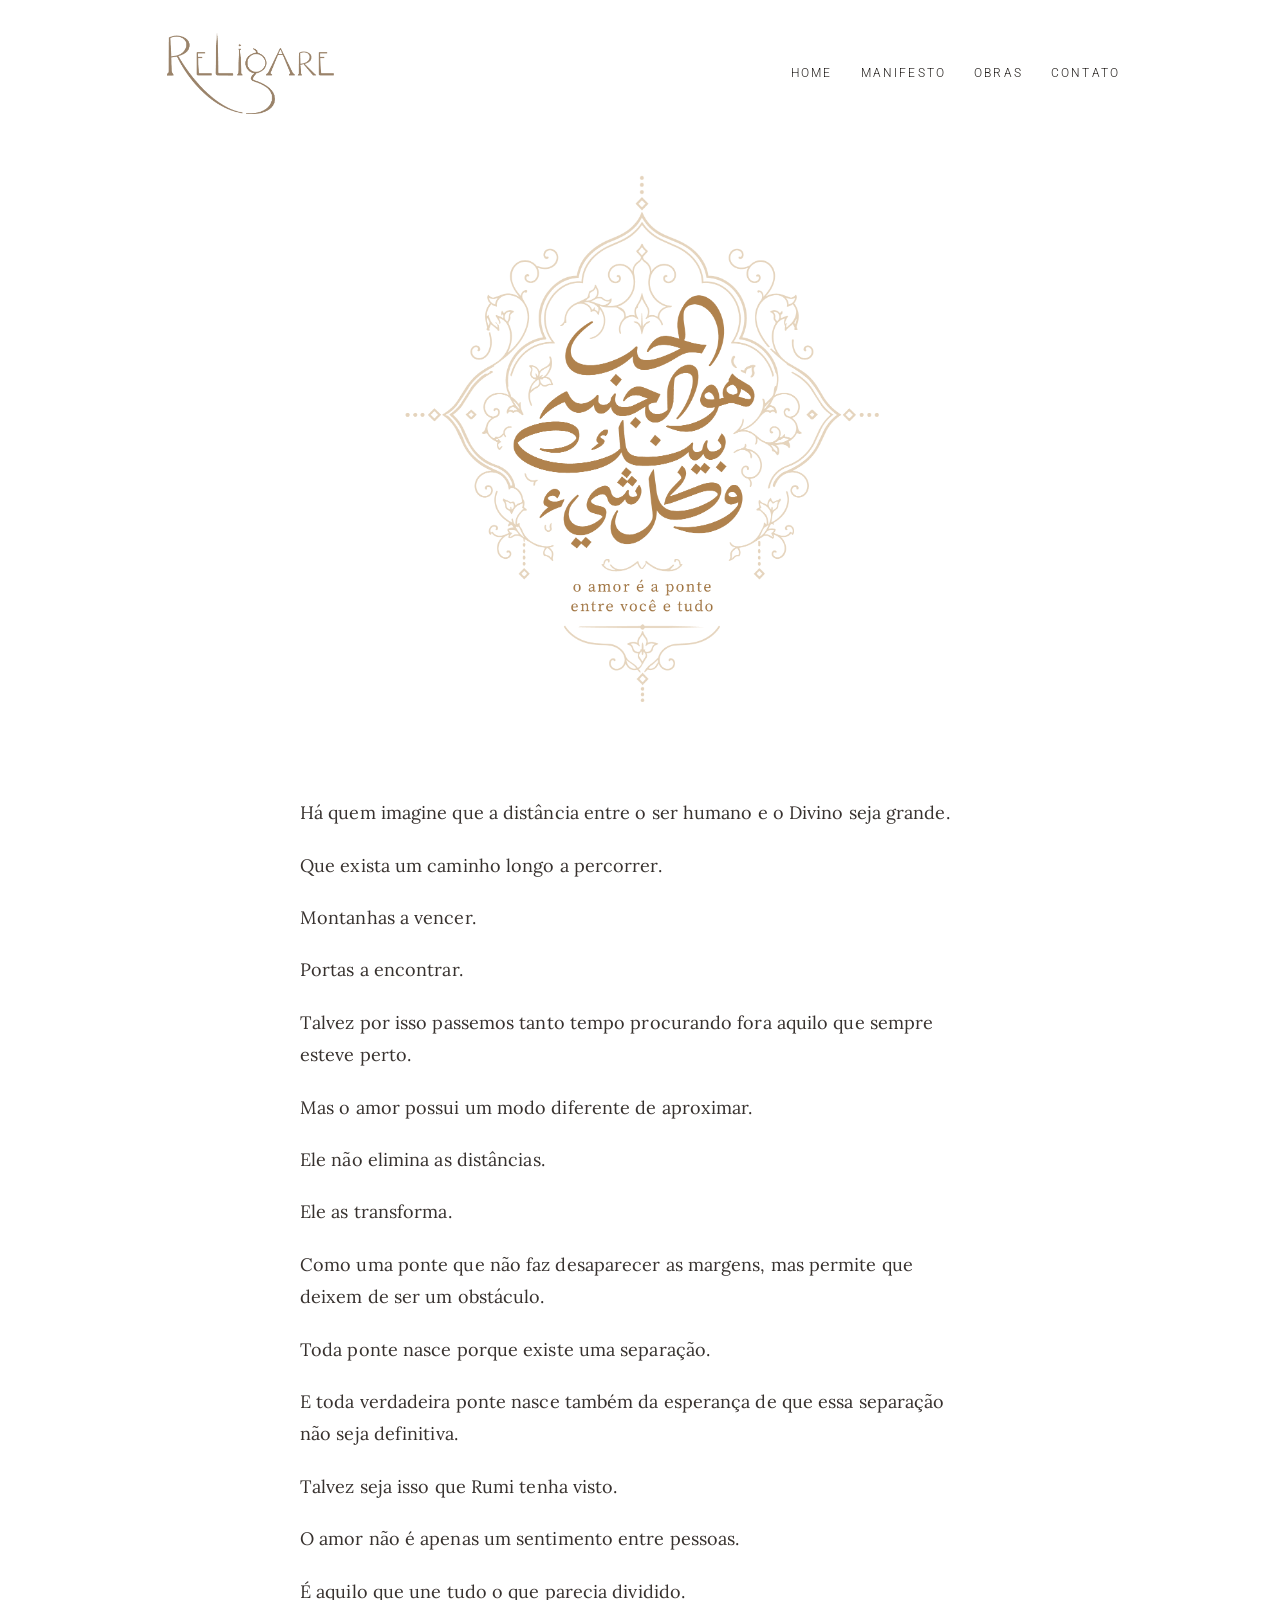
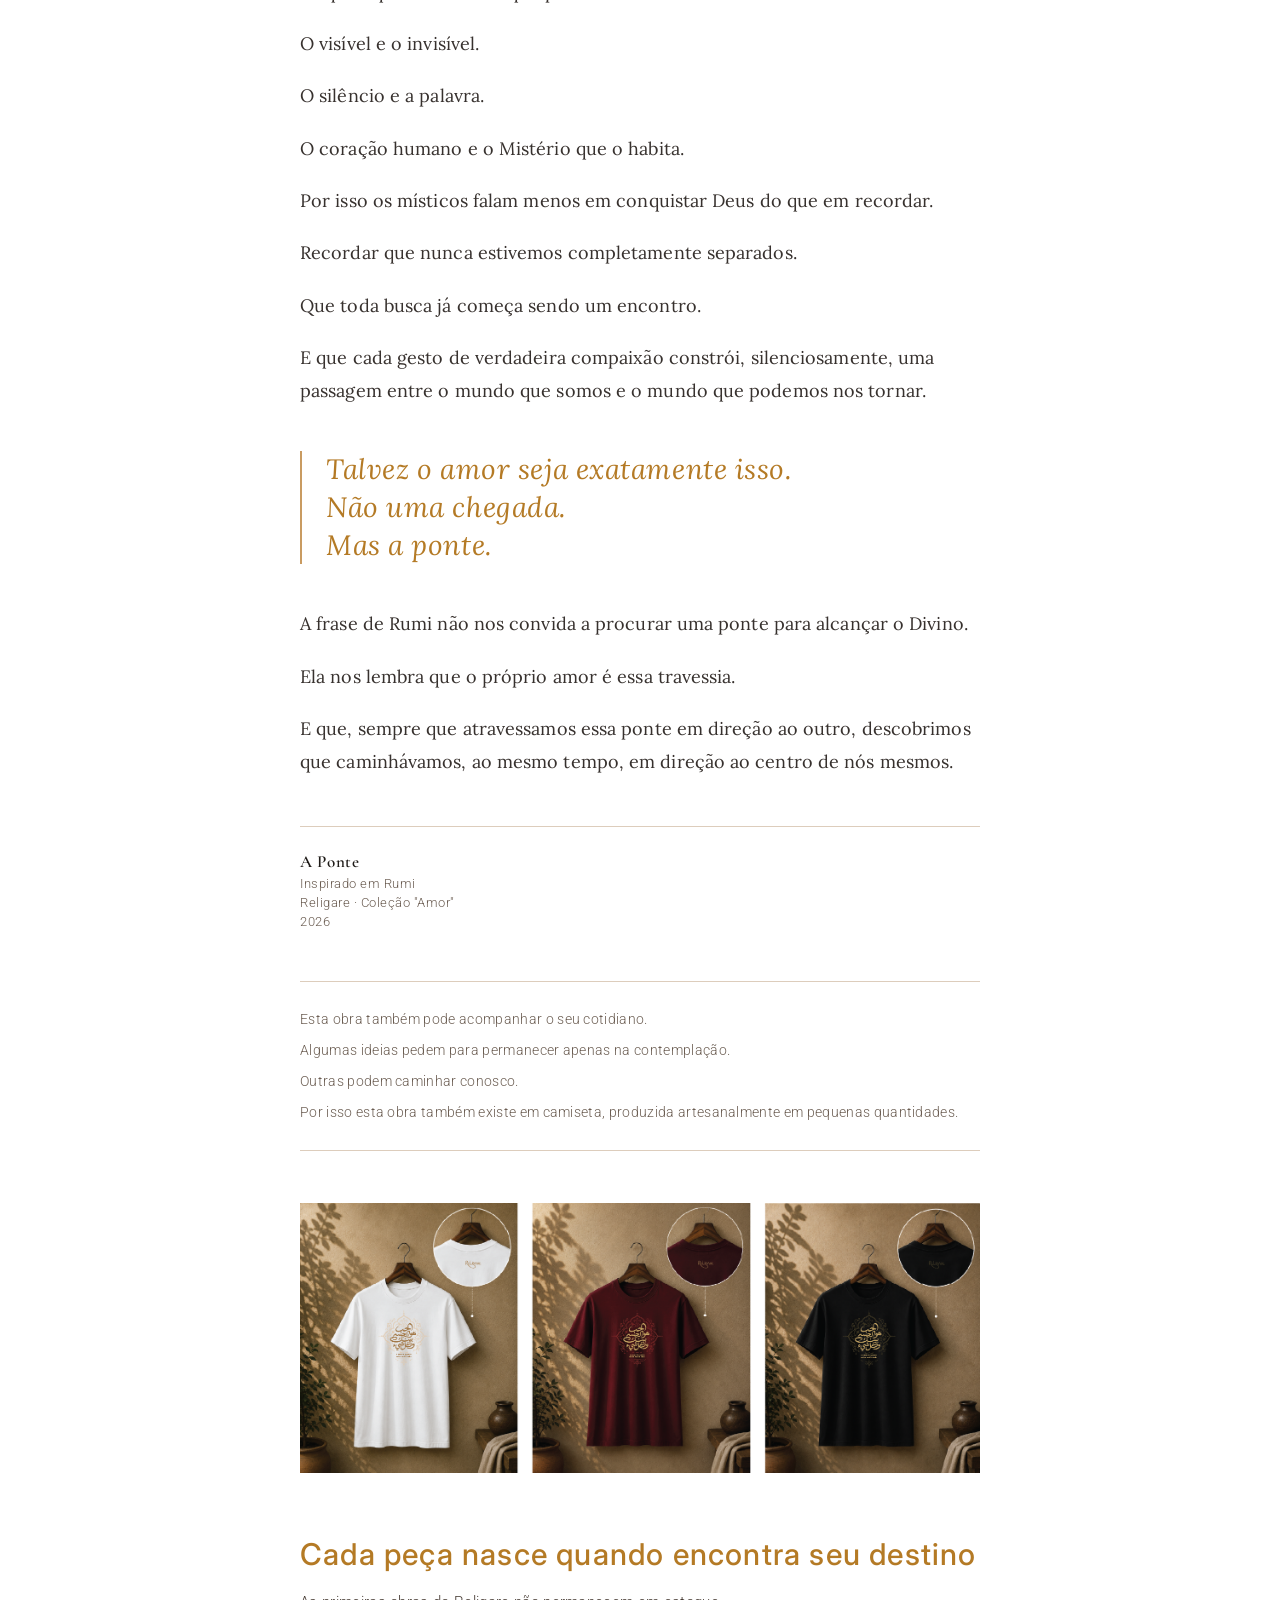
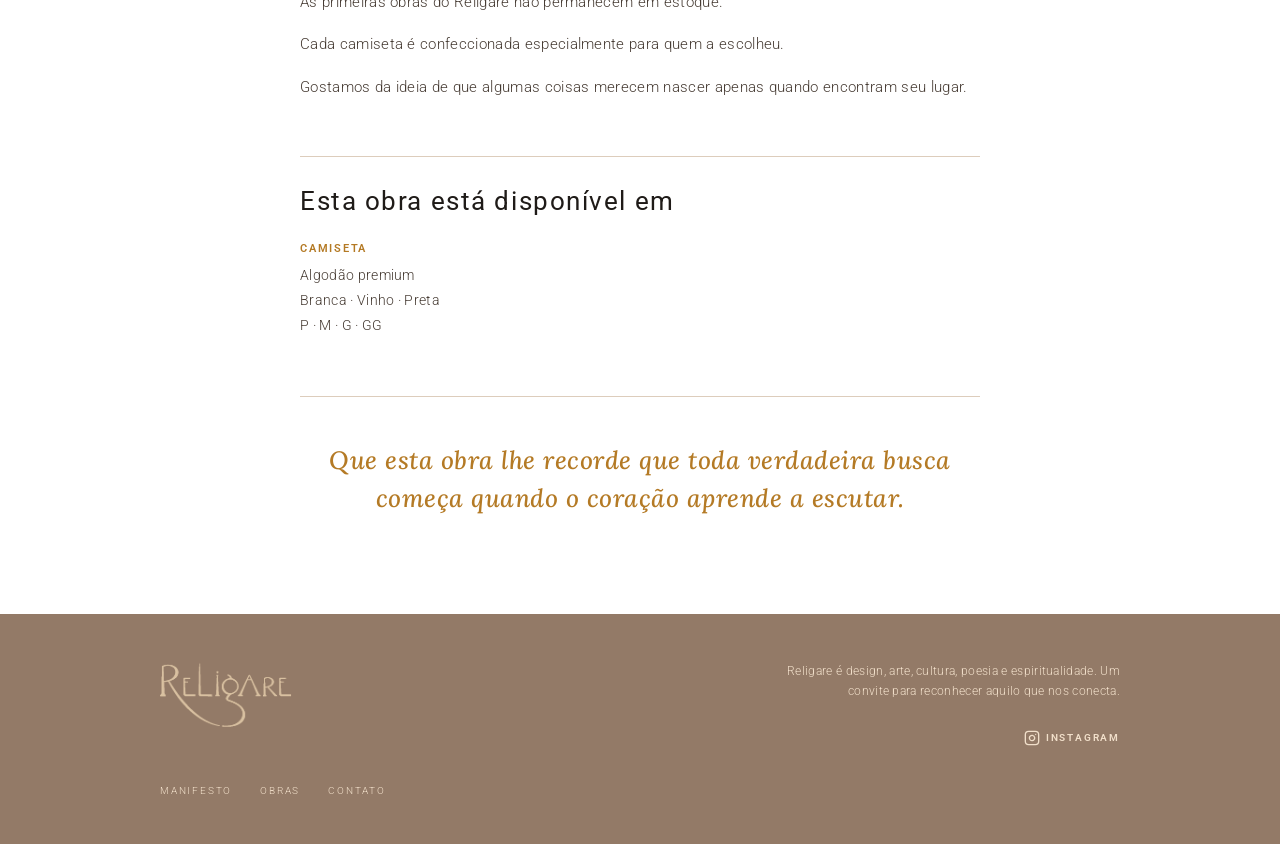
<file: pecas/ponte.html>
<!doctype html>
<html lang="pt-BR">
<head>
  <meta charset="utf-8" />
  <meta name="viewport" content="width=device-width, initial-scale=1" />
  <!-- Google tag (gtag.js) -->
  <script async src="https://www.googletagmanager.com/gtag/js?id=G-QHDVRTDWBX"></script>
  <script>
    window.dataLayer = window.dataLayer || [];
    function gtag(){dataLayer.push(arguments);}
    gtag('js', new Date());

    gtag('config', 'G-QHDVRTDWBX');
  </script>
  <title>A Ponte — Coleção "Amor" | Religare</title>
  <meta name="description" content="A Ponte: uma reflexão sufi sobre o amor como travessia, inspirada em Rumi. Peça da Coleção 'Amor', disponível em camiseta branca, vinho ou preta, produzida artesanalmente pela Religare." />
  <link rel="preconnect" href="https://fonts.googleapis.com">
  <link rel="preconnect" href="https://fonts.gstatic.com" crossorigin>
  <link href="https://fonts.googleapis.com/css2?family=Cormorant+Garamond:wght@400;500;600&family=Inter:wght@300;400;500;600&family=Lora:ital,wght@0,400;0,500;0,600;1,400&family=Roboto:wght@100;300;400;500;700;900&display=swap" rel="stylesheet">
  <link rel="stylesheet" href="../style.css?v=11" />
</head>
<body class="piece-page">
  <header class="site-header">
    <a class="brand" href="../index.html#top" aria-label="Religare — página inicial">
      <img src="../assets/marca_topo.png" width="181" alt="Religare" />
    </a>

    <button class="menu-toggle" aria-controls="main-nav" aria-expanded="false" aria-label="Abrir menu">
      <span></span>
      <span></span>
      <span></span>
    </button>

    <nav id="main-nav" class="main-nav" aria-label="Menu principal">
      <a href="../index.html">HOME</a>
      <a href="../manifesto.html">MANIFESTO</a>
      <a href="index.html">OBRAS</a>
      <a href="../contato.html">CONTATO</a>
    </nav>
  </header>

  <main id="top" class="piece-main">
    <section>

      <img class="piece-emblem piece-emblem--ponte" src="../assets/peca-sufi-amor.png" alt="Ilustração de uma ponte atravessando duas margens separadas, símbolo da obra A Ponte." />

    </section>

    <article class="piece-content" aria-labelledby="piece-title-text">
      <h2 id="piece-title-text" class="sr-only">Sobre a obra A Ponte</h2>

      <div class="piece-body">
        <p>Há quem imagine que a distância entre o ser humano e o Divino seja grande.</p>
        <p>Que exista um caminho longo a percorrer.</p>
        <p>Montanhas a vencer.</p>
        <p>Portas a encontrar.</p>
        <p>Talvez por isso passemos tanto tempo procurando fora aquilo que sempre esteve perto.</p>
        <p>Mas o amor possui um modo diferente de aproximar.</p>
        <p>Ele não elimina as distâncias.</p>
        <p>Ele as transforma.</p>
        <p>Como uma ponte que não faz desaparecer as margens, mas permite que deixem de ser um obstáculo.</p>
        <p>Toda ponte nasce porque existe uma separação.</p>
        <p>E toda verdadeira ponte nasce também da esperança de que essa separação não seja definitiva.</p>
        <p>Talvez seja isso que Rumi tenha visto.</p>
        <p>O amor não é apenas um sentimento entre pessoas.</p>
        <p>É aquilo que une tudo o que parecia dividido.</p>
        <p>O visível e o invisível.</p>
        <p>O silêncio e a palavra.</p>
        <p>O coração humano e o Mistério que o habita.</p>
        <p>Por isso os místicos falam menos em conquistar Deus do que em recordar.</p>
        <p>Recordar que nunca estivemos completamente separados.</p>
        <p>Que toda busca já começa sendo um encontro.</p>
        <p>E que cada gesto de verdadeira compaixão constrói, silenciosamente, uma passagem entre o mundo que somos e o mundo que podemos nos tornar.</p>

        <div class="piece-quote">
          <p>Talvez o amor seja exatamente isso.<br>Não uma chegada.<br>Mas a ponte.</p>
        </div>

        <p>A frase de Rumi não nos convida a procurar uma ponte para alcançar o Divino.</p>
        <p>Ela nos lembra que o próprio amor é essa travessia.</p>
        <p>E que, sempre que atravessamos essa ponte em direção ao outro, descobrimos que caminhávamos, ao mesmo tempo, em direção ao centro de nós mesmos.</p>
      </div>

      <div class="piece-citation">
        <p class="piece-citation-title">A Ponte</p>
        <p>Inspirado em Rumi</p>
        <p>Religare · Coleção "Amor"</p>
        <p>2026</p>
      </div>

      <div class="piece-note">
        <p>Esta obra também pode acompanhar o seu cotidiano.</p>
        <p>Algumas ideias pedem para permanecer apenas na contemplação.</p>
        <p>Outras podem caminhar conosco.</p>
        <p>Por isso esta obra também existe em camiseta, produzida artesanalmente em pequenas quantidades.</p>
      </div>

      <div class="piece-gallery">
        <img src="../assets/obras_sufi_ponte.png" alt="Camiseta A Ponte nas cores branca, vinho e preta." />
      </div>

      <div class="piece-craft">
        <h2>Cada peça nasce quando encontra seu destino</h2>
        <p>As primeiras obras do Religare não permanecem em estoque.</p>
        <p>Cada camiseta é confeccionada especialmente para quem a escolheu.</p>
        <p>Gostamos da ideia de que algumas coisas merecem nascer apenas quando encontram seu lugar.</p>
      </div>

      <div class="piece-specs">
        <h2>Esta obra está disponível em</h2>
        <div class="piece-specs-grid">
          <div class="piece-spec-group">
            <h3>Camiseta</h3>
            <p>Algodão premium</p>
            <p>Branca · Vinho · Preta</p>
            <p>P · M · G · GG</p>
          </div>
        </div>
      </div>

      <div class="piece-cta-wrap" hidden>
        <button type="button" class="contact-submit piece-cta" id="piece-cta" aria-expanded="false" aria-controls="piece-order">
          tenho interesse nesta obra <span aria-hidden="true">→</span>
        </button>
      </div>

      <section id="piece-order" class="piece-order-section" hidden>
        <div class="form-heading">
          <p class="eyebrow">a ponte · coleção "amor"</p>
          <h2>Conte como você quer levar esta obra</h2>
          <p>Escolha o produto e as variações desejadas. Enviaremos sua solicitação diretamente para nossa equipe, que vai entrar em contato para combinar os detalhes e o pagamento.</p>
        </div>

        <form id="piece-order-form" class="contact-form" action="https://formsubmit.co/ajax/contato@religare.design" method="POST">
          <input type="hidden" name="_subject" value="Interesse na obra: A Ponte — site Religare" />
          <input type="hidden" name="_template" value="table" />
          <input type="hidden" name="Obra" value="A Ponte — Coleção Amor" />
          <input type="text" name="_honey" class="form-honeypot" tabindex="-1" autocomplete="off" aria-hidden="true" />

          <input type="hidden" name="Produto" value="Camiseta" />

          <div class="form-row">
            <div class="form-field">
              <label for="cor">Cor</label>
              <select id="cor" name="Cor" required>
                <option value="Branca">Branca</option>
                <option value="Vinho">Vinho</option>
                <option value="Preta">Preta</option>
              </select>
            </div>
            <div class="form-field">
              <label for="tamanho-camiseta">Tamanho</label>
              <select id="tamanho-camiseta" name="Tamanho" required>
                <option value="P">P</option>
                <option value="M">M</option>
                <option value="G">G</option>
                <option value="GG">GG</option>
              </select>
            </div>
          </div>

          <div class="form-row">
            <div class="form-field">
              <label for="piece-name">Nome</label>
              <input id="piece-name" name="Nome" type="text" autocomplete="name" placeholder="Como podemos chamar você?" required />
            </div>
            <div class="form-field">
              <label for="piece-email">E-mail</label>
              <input id="piece-email" name="Email" type="email" autocomplete="email" placeholder="seu@email.com" required />
            </div>
          </div>

          <div class="form-field">
            <label for="piece-whatsapp">WhatsApp (opcional)</label>
            <input id="piece-whatsapp" name="WhatsApp" type="tel" autocomplete="tel" placeholder="(11) 91234-5678" />
            <p class="form-hint">Preencha se preferir ser contactado por WhatsApp.</p>
          </div>

          <div class="form-field">
            <label for="piece-message">Mensagem (opcional)</label>
            <textarea id="piece-message" name="Mensagem" rows="4" placeholder="Alguma observação sobre o pedido?"></textarea>
          </div>

          <div class="form-actions">
            <button class="contact-submit piece-submit" type="submit">enviar <span aria-hidden="true">→</span></button>
            <p>Ou escreva diretamente para <a href="mailto:contato@religare.design">contato@religare.design</a></p>
          </div>
          <p id="piece-form-status" class="form-status" role="status" aria-live="polite"></p>
        </form>
      </section>

      <div class="piece-closing">
        <p>Que esta obra lhe recorde que toda verdadeira busca<br>começa quando o coração aprende a escutar.</p>
      </div>
    </article>
  </main>

  <footer class="site-footer">
    <div>
      <img src="../assets/marca_bottom.png" alt="Religare" />
      <nav>
        <a href="../manifesto.html">manifesto</a>
        <a href="index.html">obras</a>
        <a href="../contato.html">contato</a>
      </nav>
    </div>
    <div class="footer-contact">
      <p>Religare é design, arte, cultura, poesia e espiritualidade. Um convite para reconhecer aquilo que nos conecta.</p>
      <a class="instagram" href="https://www.instagram.com/religare.design/" target="_blank" rel="noopener"><svg width="16" height="16" viewBox="0 0 24 24" fill="none" stroke="currentColor" stroke-width="2" stroke-linecap="round" stroke-linejoin="round" aria-hidden="true"><rect x="2" y="2" width="20" height="20" rx="5" ry="5"></rect><path d="M16 11.37A4 4 0 1 1 12.63 8 4 4 0 0 1 16 11.37z"></path><line x1="17.5" y1="6.5" x2="17.5" y2="6.5"></line></svg>instagram</a>
    </div>
  </footer>

  <script>
    (function(){
      const btn = document.querySelector('.menu-toggle');
      const nav = document.getElementById('main-nav');
      if(btn && nav){
        btn.addEventListener('click', () => {
          const open = nav.classList.toggle('open');
          btn.setAttribute('aria-expanded', open ? 'true' : 'false');
        });
      }

      const cta = document.getElementById('piece-cta');
      const order = document.getElementById('piece-order');
      if(cta && order){
        cta.addEventListener('click', () => {
          const opening = order.hasAttribute('hidden');
          if(opening){
            order.removeAttribute('hidden');
            cta.setAttribute('aria-expanded', 'true');
            order.scrollIntoView({ behavior: 'smooth', block: 'start' });
          }else{
            order.setAttribute('hidden', '');
            cta.setAttribute('aria-expanded', 'false');
          }
        });
      }

      const form = document.getElementById('piece-order-form');
      const status = document.getElementById('piece-form-status');
      if(form){
        form.addEventListener('submit', async (event) => {
          event.preventDefault();
          if(!form.reportValidity()) return;

          const submit = form.querySelector('button[type="submit"]');
          const originalLabel = submit.innerHTML;
          submit.disabled = true;
          submit.textContent = 'enviando…';
          status.className = 'form-status is-visible';
          status.textContent = 'Enviando seu interesse…';

          try{
            const response = await fetch(form.action, {
              method: 'POST',
              body: new FormData(form),
              headers: { 'Accept': 'application/json' }
            });
            const result = await response.json();

            if(!response.ok || result.success === false){
              throw new Error('Falha no envio');
            }

            form.reset();
            status.className = 'form-status is-visible is-success';
            status.textContent = 'Recebemos seu interesse! Em breve entraremos em contato para combinar os detalhes.';
          }catch(error){
            status.className = 'form-status is-visible is-error';
            status.innerHTML = 'Não foi possível enviar agora. Tente novamente ou escreva para <a href="mailto:contato@religare.design">contato@religare.design</a>.';
          }finally{
            submit.disabled = false;
            submit.innerHTML = originalLabel;
          }
        });
      }
    })();
  </script>
</body>
</html>
</file>
<file: style.css>
:root{
  --bg:#000;
  --paper:#efe4d4;
  --paper-2:#ddcdbc;
  --gold:#b47a25;
  --gold-soft:#c99b61;
  --taupe:#937a67;
  --text:#f3e7d6;
  --muted:#cdbca8;
  --serif:"Cormorant Garamond", Georgia, serif;
  --sans:"Inter", Arial, sans-serif;
}

*{box-sizing:border-box}
html{scroll-behavior:smooth}
body{
  margin:0;
  background:var(--bg);
  color:var(--text);
  font-family: 'Roboto', var(--sans);
  font-weight:300;
  letter-spacing:.02em;
}

img{
  display:block;
  max-width:100%;
}

/* header: brand à esquerda, menu à direita na mesma linha */
.site-header{
  /* mantém os valores já usados e garante layout em linha */
  width:min(100%, 1120px);
  margin:0 auto;
  padding:28px clamp(24px, 7vw, 80px) 48px;
  display:flex;
  align-items:center;
  justify-content:space-between;
  gap:24px;
  position:relative;
  z-index:200;
}

/* menu superior à direita */
.main-nav{
  display:flex;
  gap:28px;
  align-items:center;
}

.main-nav a{
  color:#1f1b18;
  text-decoration:none;
  text-transform:uppercase;
  letter-spacing:.18em;
  font-size:12px;
  font-weight:300;
  font-family: 'Roboto', var(--sans);
  transition: color .18s ease;
}

.main-nav a:hover,
.main-nav a:focus{
  color: var(--taupe);
  outline: none;
}

/* responsivo: empilha o menu em telas pequenas */
@media (max-width:760px){
  .site-header{
    padding:18px 20px;
  }
  .main-nav{
    gap:18px;
  }
  .main-nav a{ font-size:11px; }

  /* esconder o menu horizontal no mobile — mostrar apenas o hamburger */
  .main-nav{
    display: none; /* evita que MANIFESTO/CONTATO fiquem visíveis no header mobile */
    position: absolute;
    right: clamp(12px, 4vw, 20px);
    top: calc(100% + 8px);
    background: #fff;
    box-shadow: 0 8px 24px rgba(17,15,13,0.06);
    border-radius: 6px;
    padding: 12px;
    flex-direction: column;
    gap: 8px;
    z-index: 160;
    min-width: 160px;
  }

  /* quando o menu for aberto pelo botão hamburger, mostrar o nav */
  .main-nav.open{
    display: flex;
  }
}

main{
  overflow:hidden;
}

.section-wide{
  width:100%;
  max-width:1120px;
  margin:0 auto;
  position:relative;
}

.hero{
  min-height:405px;
  display:flex;
  align-items:center;
  background:#eee5da;
}

.hero img {
  /* impede encolhimento em flexbox */
  flex: 0 0 100vw;
  min-width: 100vw;
  max-width: 100vw; /* mantém o limite à largura da viewport */
  margin-left: calc(50% - 50vw); /* puxa para a esquerda e centraliza na viewport */
  display: block;
  object-fit: cover;
  height: auto;
}

.hero-copy{
  position:absolute;
  left:clamp(32px, 7vw, 78px);
  top:clamp(38px, 7vw, 72px);
  color:#1f1b18;
  max-width:300px;
}

.eyebrow{
  margin:0 0 18px;
  font-size:9px;
  text-transform:uppercase;
  letter-spacing:.18em;
  color:var(--gold);
}

h1,h2{
  font-family:var(--serif);
  font-weight:500;
  line-height:.95;
  margin:0;
}

h1{
  font-size:clamp(38px, 6vw, 58px);
  letter-spacing:.035em;
}

/* Override for hero title */
.hero-copy h1{
  font-family: 'Roboto', var(--serif);
  font-weight: 193;
  font-size: 34px;
  line-height: 1.2;
  text-transform: uppercase;
}

.hero-copy p:not(.eyebrow){
  max-width:270px;
  margin:18px 0 0;
  font-size:13px;
  line-height:1.55;
}

.arts-section {
  padding:54px 24px 64px;
  text-align:center;
}

/* título principal da seção */
.arts-title{
  margin: 18px 0 6px;
  font-family: 'Roboto', var(--serif);
  font-weight: 200;
  font-size: clamp(34px, 6.5vw, 39px);
  line-height: 1;
  letter-spacing: .18em;
  color: #1f1b18;
  text-transform: none;
}

/* linha longa abaixo do título */
.arts-line{
  width: min(760px, 80%);
  height: 1px;
  margin: 18px auto 12px;
  background: var(--gold-soft);
  opacity: .95;
}

/* legenda / subtítulo */
.arts-subtitle{
  margin: 0 0 28px;
  color: #000;
  font-family: Roboto, var(--sans);
  font-size: 23px;
  letter-spacing: .06em;
  font-weight: 200;
}

/* mantém a label pequena acima (já existente) */
.section-label{
  display:inline-block;
  margin:0 0 12px;
  color:var(--gold);
  font-size:12px;
  font-weight:600;
  letter-spacing:.18em;
  text-transform:uppercase;
  border-bottom:1px solid var(--gold);
  padding-bottom:8px;
}

.rule{
  width:min(270px, 52vw);
  height:1px;
  margin:0 auto 42px;
  background:var(--gold);
}

.arts-row{
  width:min(700px, 80vw);
  margin:0 auto;
  margin-top: 56px !important;
}

.arts-links{
  position:relative;
  display:inline-block;
  line-height:0;
}

.arts-link{
  position:absolute;
  top:0;
  height:100%;
  width:25%;
}
.arts-link:nth-of-type(1){ left:0; }
.arts-link:nth-of-type(2){ left:25%; }
.arts-link:nth-of-type(3){ left:50%; }
.arts-link:nth-of-type(4){ left:75%; }

.sun-fragment{
  width:100%;
  max-width:1120px;
  margin:0 auto 76px;
  position:relative;
}

.sun-fragment img{
  width:100%;
  min-height:260px;
  object-fit:cover;
}

.sun-fragment p{
  position:absolute;
  left:18%;
  top:23%;
  color:var(--gold);
  font-family:var(--serif);
  font-size:clamp(20px, 3vw, 30px);
  line-height:1.22;
  letter-spacing:.06em;
  margin:0;
}

.floating-block{
  width:min(620px, 78vw);
  margin:0 auto 70px;
  display:grid;
  grid-template-columns:auto 1fr;
  gap:38px;
  align-items:stretch; /* alterado de center para stretch */
}

.floating-block img{
  width:auto;
  height:100%;
  object-fit:contain;
  box-shadow:none;
}

.floating-block h2,
.split-copy h2{
  color:var(--gold);
  font-family:var(--sans);
  font-size:clamp(24px, 4vw, 38px);
  font-weight:500;
  letter-spacing:.06em;
  line-height:1.08;
}

.tshirts{
  min-height:365px;
  margin-bottom:78px;
}

.tshirts img{
  width:100%;
  min-height:365px;
  object-fit:cover;
}

.tshirts picture{
  display:block;
}

.tshirts picture img{
  width:100%;
  max-width:100%;
  margin-left:0;
}

.tshirts-copy{
  position:absolute;
  left:clamp(38px, 12vw, 160px);
  top:clamp(48px, 9vw, 86px);
  color:#fff7ec;
  max-width:330px;
}

.tshirts-copy h2{
  font-family:var(--serif);
  font-size:clamp(28px, 4.2vw, 44px);
  line-height:1.05;
  color:#fff7ec;
}

.tshirts-copy p{
  margin-top:20px;
  max-width:260px;
  font-size:14px;
  line-height:1.55;
  color:#fff3df;
}

.split-feature{
  width:min(720px, 86vw);
  margin:0 auto 88px;
  display:grid;
  grid-template-columns:1fr 160px;
  gap:38px;
  align-items:start;
}

.split-copy{
  padding-top:30px;
}

.split-copy p{
  max-width:360px;
  margin:20px 0 0;
  color:var(--muted);
  font-size:14px;
  line-height:1.65;
}

.split-feature img{
  width:160px;
  border-radius:2px;
  box-shadow:0 18px 52px rgba(0,0,0,.35);
}

.values{
  width:min(950px, 90vw);
  margin:0 auto 72px;
  background:#efe3d4;
  padding:0;
}

.values img{
  width:100%;
}

.closing{
  width:min(700px, 84vw);
  margin:0 auto 70px;
  border-radius:18px;
  overflow:hidden;
  position:relative;
  background:#efe3d4;
}

.closing img{
  width:100%;
}

.closing div{
  position:absolute;
  inset:0;
  display:flex;
  flex-direction:column;
  justify-content:center;
  align-items:center;
  text-align:center;
  color:#8d7563;
  font-family:var(--serif);
  font-size:clamp(20px, 3vw, 30px);
  line-height:1.22;
}

.closing p{
  margin:.22em 0;
}

.site-footer{
  width:100%;
  max-width:1120px;
  margin:0 auto;
  min-height:230px;
  background:var(--taupe);
  color:#f1dfca;
  padding:48px clamp(26px, 7vw, 80px);
  display:grid;
  grid-template-columns:1fr minmax(280px, 1.3fr);
  gap:44px;
  align-items:start;
  position: relative;
  z-index: 0;
  background: transparent; /* background movido para pseudo-elemento */
}

.site-footer::before{
  content: "";
  position: absolute;
  left: 50%;
  transform: translateX(-50%);
  width: 100vw;
  top: 0;
  bottom: 0;
  background: var(--taupe);
  z-index: -1;
}

.site-footer img{
  width:132px;
  opacity:.86;
}

.site-footer nav{
  margin-top:58px;
  display:flex;
  gap:28px;
}

.site-footer a{
  color:#f1dfca;
  text-decoration:none;
  text-transform:uppercase;
  letter-spacing:.18em;
  font-size:10px;
}

.footer-contact p{
  max-width:360px;
  margin:0;
  font-size:12px;
  line-height:1.65;
}

.footer-contact{
  justify-self:end;
  text-align:right;
}

.button{
  display:inline-block;
  padding:8px 14px;
  background:var(--gold);
  color:#2b1c10!important;
  font-size:10px!important;
}

.instagram{
  display:inline-flex;
  align-items:center;
  gap:6px;
  margin-top:28px;
  font-weight:600;
}

.instagram svg{
  flex-shrink:0;
}

@media (max-width:760px){
  .site-header{
    padding:24px 24px 36px;
  }

  .hero{
    min-height:520px;
  }

  .hero img{
    min-height:520px;
    object-position:62% center;
  }

  .hero-copy{
    left:26px;
    top:44px;
  }

  .arts-row{
    margin-top: 30px !important;
  }

  .arts-link{
    width:100%;
    height:25%;
    left:0 !important;
  }
  .arts-link:nth-of-type(1){ top:0; }
  .arts-link:nth-of-type(2){ top:25%; }
  .arts-link:nth-of-type(3){ top:50%; }
  .arts-link:nth-of-type(4){ top:75%; }

  .floating-block{
    grid-template-columns:1fr;
    width:min(360px, 82vw);
    gap:22px;
  }

  .floating-block img{
    width:100%;
  }

  .tshirts-copy{
    left:28px;
    top:44px;
  }

  .split-feature{
    grid-template-columns:1fr;
    width:min(360px, 84vw);
  }

  .split-feature img{
    width:100%;
  }

  .site-footer{
    grid-template-columns:1fr;
    gap:28px;
  }

  .site-footer nav{
    margin-top:32px;
  }

  .footer-contact{
    justify-self:start;
    text-align:left;
  }

  .instagram{
    margin-top:22px;
  }

  /* para .many-roots no mobile: imagem em cima, texto embaixo (igual a ensinamentos) */
  .many-roots.split-feature{
    display: flex;
    flex-direction: column-reverse; /* inverte a ordem para que a imagem fique acima do texto */
    width: min(360px, 82vw);
    gap: 22px;
    align-items: stretch;
  }

  .many-roots.split-feature img{
    width: 100%;
    height: auto;
    object-fit: contain;
    order: -1; /* redundante com column-reverse, serve como fallback */
  }
}

/* hamburger button */
.menu-toggle{
  appearance: none;
  -webkit-appearance: none;
  background: transparent;
  border: 0;
  width: 44px;
  height: 40px;
  padding: 6px;
  display: none;
  align-items: center;
  justify-content: center;
  flex-direction: column;
  cursor: pointer;
  position: relative;
  z-index: 220;
  -webkit-tap-highlight-color: transparent;
}

.menu-toggle:focus,
.menu-toggle:focus-visible{
  outline: 2px solid rgba(180,122,37,.35);
  outline-offset: 4px;
}

.menu-toggle span{
  display: block;
  width: 28px;
  height: 2px;
  background: var(--taupe);
  margin: 4px 0;
  border-radius: 2px;
  transform: none;
  transition: transform .18s ease, opacity .18s ease, background .18s ease;
}

.menu-toggle[aria-expanded="true"] span:nth-child(1){
  transform: translateY(8px) rotate(45deg);
}
.menu-toggle[aria-expanded="true"] span:nth-child(2){
  opacity:0;
}
.menu-toggle[aria-expanded="true"] span:nth-child(3){
  transform: translateY(-8px) rotate(-45deg);
}

@media (max-width:760px){
  .menu-toggle{
    display:flex;
  }

  .main-nav{ display: none; }
  .main-nav.open{ display: flex; }
}

html, body {
  height: 100%;
  background-color: #ffffff;
  background-image: none;
}

/* full-bleed images (pegar 100% da largura da viewport sem serem limitadas pelo container)
   NOTA: .closing img NÃO está aqui para que mesmaluz continue inserida no container */
.hero img,
.sun-fragment img,
.tshirts picture,
.values img {
  width: 100vw;
  max-width: 100vw;
  margin-left: calc(50% - 50vw); /* centraliza full-bleed mantendo o fluxo */
  display: block;
  object-fit: cover; /* preenche a área mantendo proporção */
  height: auto;
}

/* imagens que pertencem ao layout (não devem sair do container) */
.closing img {
  width: 100%;
  max-width: 100%;
  margin-left: 0;
  display: block;
  object-fit: cover;
  height: auto;
}

/* mantém o comportamento já definido para imagens que não devem ser cortadas (ensinamentos, muitas raízes) */
.many-roots .split-copy h2{
  font-family: 'Roboto', var(--serif);
  font-weight: 200;
  font-size: clamp(34px, 6.5vw, 39px);
  line-height: 1;
  letter-spacing: .18em;
  color: var(--gold);
  text-transform: none;
}

.many-roots .split-copy p{
  color: #000;
}

.many-roots.split-feature{
  /* manter coluna de texto + coluna auto para a imagem */
  grid-template-columns: 1fr auto;
  align-items: stretch; /* faz a imagem preencher a altura do texto */
}

.many-roots.split-feature img{
  width: auto;
  height: 100%;
  object-fit: contain; /* mostra a imagem inteira sem cortes laterais */
  box-shadow: none;
  border-radius: 2px;
}

.floating-block.ensinamentos .floating-copy h2{
  font-family: 'Roboto', var(--serif);
  font-weight: 200;
  font-size: clamp(34px, 6.5vw, 39px);
  line-height: 1;
  letter-spacing: .18em;
  color: var(--gold);
  text-transform: none;
}

.floating-block.ensinamentos .floating-copy p{
  color: #000;
  font-size: 14px;
  line-height: 1.5;
}

.manifesto-page{
  background:#fff;
  color:#1f1b18;
}

.manifesto-hero{
  width:min(760px, calc(100% - 48px));
  margin:0 auto;
  display:block;
  overflow:hidden;
  background:#efe4d4;
}

.manifesto-hero img{
  width:100%;
  max-width:100%;
  height:auto;
  margin-left:0;
  object-fit:contain;
  object-position:center;
}

.manifesto-content{
  width:min(760px, calc(100% - 48px));
  margin:0 auto;
  padding:72px 0 82px;
  text-align:center;
}

.manifesto-title{
  max-width:640px;
  margin:18px auto 6px;
  font-family:'Roboto', var(--sans);
  font-weight:200;
  font-size:clamp(34px, 6vw, 48px);
  line-height:1.08;
  letter-spacing:.16em;
  color:#1f1b18;
}

.manifesto-body{
  max-width:640px;
  margin:48px auto 0;
  text-align:left;
}

.manifesto-body p{
  margin:0 0 24px;
  color:#1f1b18;
  font-size:clamp(16px, 2vw, 18px);
  font-weight:300;
  line-height:1.82;
  letter-spacing:.02em;
}

.manifesto-body p:nth-child(1){
  color:var(--gold);
  font-family:var(--serif);
  font-size:clamp(24px, 3.4vw, 34px);
  line-height:1.25;
  letter-spacing:.04em;
}

.manifesto-link{
  margin:48px 0 0;
}

.manifesto-link a{
  color:var(--gold);
  font-family:var(--serif);
  font-style:italic;
  font-size:18px;
  text-decoration:none;
  border-bottom:1px solid var(--gold-soft);
  padding-bottom:2px;
  transition:color .18s ease;
}

.manifesto-link a:hover,
.manifesto-link a:focus{
  color:#8a5a1a;
}

.sobre-content{
  padding-bottom:96px;
}

.sobre-signature{
  margin-top:56px;
  padding-top:28px;
  border-top:1px solid var(--paper-2);
}

.sobre-signature-name{
  margin:0;
  color:#1f1b18;
  font-family:var(--serif);
  font-size:20px;
  font-weight:500;
}

.sobre-signature-role{
  margin:4px 0 0;
  color:var(--gold);
  font-size:11px;
  font-weight:500;
  letter-spacing:.16em;
  text-transform:uppercase;
}

.manifesto-closing{
  margin-bottom:78px;
  position:relative;
  overflow:hidden;
}

.manifesto-closing img{
  width:100vw;
  max-width:100vw;
  min-height:300px;
  margin-left:calc(50% - 50vw);
  object-fit:cover;
}

.manifesto-closing p{
  position:absolute;
  left:clamp(32px, 15vw, 180px);
  top:50%;
  transform:translateY(-50%);
  margin:0;
  color:var(--gold);
  font-family:var(--serif);
  font-size:clamp(24px, 4vw, 42px);
  line-height:1.18;
  letter-spacing:.06em;
}

@media (max-width:760px){
  .manifesto-hero{
    width:min(100% - 40px, 560px);
  }

  .manifesto-hero img{
    min-height:0;
    object-position:center;
  }

  .manifesto-content{
    width:min(100% - 40px, 560px);
    padding:54px 0 64px;
  }

  .manifesto-title{
    font-size:34px;
    letter-spacing:.12em;
  }

  .manifesto-body{
    margin-top:36px;
  }

  .manifesto-body p{
    font-size:16px;
    line-height:1.72;
    margin-bottom:22px;
  }

  .manifesto-body p:nth-child(1){
    font-size:25px;
  }

  .manifesto-closing{
    margin-bottom:58px;
  }

  .manifesto-closing img{
    min-height:260px;
    object-position:center;
  }

  .manifesto-closing p{
    left:28px;
  }
}

/* contato */
.contact-page{
  background:#fff;
  color:#1f1b18;
}

.contact-main{
  overflow:visible;
}

.contact-intro{
  width:min(960px, calc(100% - 48px));
  min-height:520px;
  margin:0 auto 88px;
  display:grid;
  grid-template-columns:1.08fr .92fr;
  background:var(--paper);
}

.contact-intro-copy{
  padding:clamp(54px, 8vw, 90px);
  padding-right:clamp(34px, 5vw, 64px);
  display:flex;
  flex-direction:column;
  align-items:flex-start;
}

.contact-intro-copy h1{
  color:#1f1b18;
  font-family:'Roboto', var(--sans);
  font-size:clamp(38px, 5.1vw, 58px);
  font-weight:100;
  line-height:1.08;
  letter-spacing:.08em;
  text-transform:uppercase;
}

.contact-lead{
  max-width:440px;
  margin:32px 0 0;
  color:#55483e;
  font-size:15px;
  line-height:1.78;
}

.contact-email{
  margin-top:auto;
  padding-top:50px;
}

.contact-email span{
  display:block;
  margin-bottom:9px;
  color:var(--gold);
  font-size:10px;
  font-weight:500;
  letter-spacing:.2em;
  text-transform:uppercase;
}

.contact-email a{
  color:#1f1b18;
  font-family:var(--serif);
  font-size:clamp(22px, 3vw, 30px);
  text-decoration:none;
  border-bottom:1px solid var(--gold-soft);
  transition:color .18s ease;
}

.contact-email a:hover,
.contact-email a:focus{
  color:var(--gold);
}

.contact-symbol{
  min-height:520px;
  position:relative;
  overflow:hidden;
  display:flex;
  align-items:center;
  justify-content:center;
  background:#191613;
}

.contact-sun{
  width:clamp(112px, 16vw, 172px);
  aspect-ratio:1;
  border-radius:50%;
  background:linear-gradient(145deg, #dfb371, #a96719);
  box-shadow:0 0 80px rgba(201,155,97,.2);
}

.contact-orbit{
  position:absolute;
  left:50%;
  top:50%;
  border:1px solid rgba(201,155,97,.38);
  border-radius:50%;
  transform:translate(-50%, -50%);
}

.orbit-one{
  width:270px;
  height:270px;
}

.orbit-two{
  width:420px;
  height:420px;
}

.contact-symbol::before,
.contact-symbol::after{
  content:"";
  position:absolute;
  background:rgba(201,155,97,.22);
}

.contact-symbol::before{
  width:1px;
  height:100%;
  left:50%;
}

.contact-symbol::after{
  width:100%;
  height:1px;
  top:50%;
}

.contact-symbol p{
  position:absolute;
  left:36px;
  bottom:32px;
  margin:0;
  color:#ddc6a8;
  font-family:var(--serif);
  font-size:16px;
  line-height:1.4;
  letter-spacing:.08em;
}

.contact-form-section{
  width:min(760px, calc(100% - 48px));
  margin:0 auto;
  padding:0 0 108px;
}

.form-heading{
  max-width:570px;
  margin-bottom:50px;
}

.form-heading .eyebrow{
  margin-bottom:16px;
  font-size:10px;
}

.form-heading h2{
  color:#1f1b18;
  font-family:'Roboto', var(--sans);
  font-size:clamp(30px, 5vw, 44px);
  font-weight:200;
  line-height:1.16;
  letter-spacing:.1em;
}

.form-heading > p:last-child{
  margin:20px 0 0;
  color:#6b5d52;
  font-size:14px;
  line-height:1.7;
}

.contact-form{
  padding:clamp(30px, 5vw, 52px);
  background:#f6f0e8;
  border-top:1px solid var(--gold-soft);
}

.form-honeypot{
  position:absolute!important;
  left:-10000px!important;
  width:1px!important;
  height:1px!important;
  overflow:hidden!important;
  opacity:0!important;
  pointer-events:none!important;
}

.form-row{
  display:grid;
  grid-template-columns:1fr 1fr;
  gap:28px;
}

.form-field{
  margin-bottom:30px;
}

.form-field label{
  display:block;
  margin-bottom:10px;
  color:#463b33;
  font-size:11px;
  font-weight:500;
  letter-spacing:.16em;
  text-transform:uppercase;
}

.form-field input,
.form-field textarea,
.form-field select{
  width:100%;
  border:0;
  border-bottom:1px solid #c8b6a1;
  border-radius:0;
  padding:11px 0 13px;
  background:transparent;
  color:#1f1b18;
  font:300 15px/1.5 'Roboto', var(--sans);
  outline:none;
  transition:border-color .18s ease;
}

.form-field textarea{
  min-height:150px;
  resize:vertical;
}

.form-field select{
  appearance:none;
  -webkit-appearance:none;
  -moz-appearance:none;
  padding-right:24px;
  cursor:pointer;
  background-image:url("data:image/svg+xml,%3Csvg xmlns='http://www.w3.org/2000/svg' width='12' height='8' viewBox='0 0 12 8'%3E%3Cpath d='M1 1l5 5 5-5' fill='none' stroke='%23937a67' stroke-width='1.4' stroke-linecap='round' stroke-linejoin='round'/%3E%3C/svg%3E");
  background-repeat:no-repeat;
  background-position:right center;
  background-size:11px 7px;
}

.form-field select:disabled{
  opacity:.4;
  cursor:not-allowed;
}

.form-field input::placeholder,
.form-field textarea::placeholder{
  color:#9d8e80;
  opacity:1;
}

.form-hint{
  margin:8px 0 0;
  color:#8a7c6e;
  font-size:11px;
  line-height:1.5;
}

.form-field input:focus,
.form-field textarea:focus,
.form-field select:focus{
  border-color:var(--gold);
}

.form-actions{
  display:flex;
  align-items:center;
  justify-content:space-between;
  gap:28px;
}

.contact-submit{
  flex:0 0 auto;
  border:0;
  padding:14px 18px;
  background:var(--gold);
  color:#22170e;
  font:500 10px/1 'Roboto', var(--sans);
  letter-spacing:.16em;
  text-transform:uppercase;
  cursor:pointer;
  transition:background .18s ease, transform .18s ease;
}

.contact-submit span{
  margin-left:12px;
  font-size:15px;
}

.contact-submit:hover,
.contact-submit:focus{
  background:#c48a32;
  transform:translateY(-1px);
}

.contact-submit:disabled{
  cursor:wait;
  opacity:.65;
  transform:none;
}

.form-actions p{
  max-width:300px;
  margin:0;
  color:#78695d;
  font-size:11px;
  line-height:1.55;
}

.form-actions a{
  color:#5e4d3e;
  text-underline-offset:3px;
}

.form-status{
  display:none;
  margin:24px 0 0;
  padding:14px 16px;
  border-left:2px solid var(--gold-soft);
  background:rgba(201,155,97,.09);
  color:#5d4e42;
  font-size:13px;
  line-height:1.55;
}

.form-status.is-visible{
  display:block;
}

.form-status.is-success{
  border-left-color:#778c64;
  background:rgba(119,140,100,.1);
  color:#415138;
}

.form-status.is-error{
  border-left-color:#a2533e;
  background:rgba(162,83,62,.08);
  color:#763e30;
}

.form-status a{
  color:inherit;
  font-weight:500;
  text-underline-offset:3px;
}

/* vitrine de peças */
.pecas-index-main{
  overflow:visible;
}

.pecas-hero{
  width:min(760px, calc(100% - 48px));
  margin:0 auto;
  padding:64px 24px 20px;
  text-align:center;
}

.pecas-hero-title{
  margin:18px 0 0;
  font-family:'Roboto', var(--serif);
  font-weight:200;
  font-size:clamp(34px, 6.5vw, 44px);
  line-height:1.05;
  letter-spacing:.14em;
  color:#1f1b18;
  text-transform:none;
}

.pecas-hero-sub{
  max-width:520px;
  margin:20px auto 0;
  color:#6b5d52;
  font-size:15px;
  line-height:1.7;
}

.pecas-grid-section{
  width:min(920px, calc(100% - 48px));
  margin:56px auto 96px;
}

.pecas-grid{
  display:grid;
  grid-template-columns:repeat(auto-fit, minmax(260px, 1fr));
  gap:32px;
}

.pecas-card{
  display:block;
  color:inherit;
  text-decoration:none;
  background:var(--paper);
  transition:transform .2s ease, box-shadow .2s ease;
}

.pecas-card:hover,
.pecas-card:focus{
  transform:translateY(-3px);
  box-shadow:0 18px 40px rgba(31,27,24,.12);
}

.pecas-card-image{
  aspect-ratio:1;
  display:flex;
  align-items:center;
  justify-content:center;
  padding:20px;
}

.pecas-card-image img{
  width:100%;
  height:100%;
  object-fit:contain;
}

.pecas-card-copy{
  padding:26px 28px 30px;
}

.pecas-card-collection{
  margin:0 0 10px;
  color:var(--gold);
  font-size:10px;
  font-weight:600;
  letter-spacing:.16em;
  text-transform:uppercase;
}

.pecas-card-copy h2{
  margin:0;
  font-family:var(--serif);
  font-weight:500;
  font-size:clamp(22px, 3vw, 28px);
  color:#1f1b18;
  text-transform:lowercase;
}

.pecas-card-link{
  margin:16px 0 0;
  color:#6b5d52;
  font-size:11px;
  font-weight:500;
  letter-spacing:.1em;
  text-transform:uppercase;
  transition:color .18s ease;
}

.pecas-card:hover .pecas-card-link,
.pecas-card:focus .pecas-card-link{
  color:var(--gold);
}

@media (max-width:760px){
  .pecas-hero{
    width:calc(100% - 40px);
    padding:48px 20px 12px;
  }

  .pecas-grid-section{
    width:calc(100% - 40px);
    margin:44px auto 72px;
  }

  .pecas-grid{
    grid-template-columns:1fr;
    gap:24px;
  }
}

/* pôsteres: obras com fundo colorido, mostradas inteiras como impressão */
.pecas-posters-hero{
  padding-top:24px;
}
.posters-grid{
  display:flex;
  flex-wrap:wrap;
  justify-content:center;
  gap:32px;
}
.pecas-card--poster{
  flex:0 1 280px;
}
.pecas-card--poster .pecas-card-image{
  aspect-ratio:1200 / 1938;
  padding:0;
}
.pecas-card--poster .pecas-card-image img{
  object-fit:cover;
}
.piece-poster-wrap{
  padding:8px 24px 0;
}
.piece-poster{
  width:auto;
  height:auto;
  max-width:min(460px, 100%);
  max-height:80vh;
  margin:0 auto 26px;
  box-shadow:0 24px 60px rgba(31,27,24,.18);
  cursor:zoom-in;
}
.piece-quote-ref{
  margin-top:14px!important;
  font-size:14px!important;
  font-style:normal!important;
  letter-spacing:.08em!important;
}
@media (max-width:760px){
  .posters-grid{
    gap:20px;
  }
  .pecas-card--poster{
    flex-basis:calc(50% - 10px);
  }
  .pecas-card--poster .pecas-card-copy{
    padding:18px 16px 20px;
  }
}
/* peças */
.piece-page{
  background:#fff;
  color:#1f1b18;
}

.sr-only{
  position:absolute;
  width:1px;
  height:1px;
  padding:0;
  margin:-1px;
  overflow:hidden;
  clip:rect(0,0,0,0);
  white-space:nowrap;
  border:0;
}

.piece-main{
  overflow:visible;
}

.piece-hero{
  width:min(760px, calc(100% - 48px));
  margin:0 auto 8px;
  padding:64px 24px 48px;
  text-align:center;
  background:var(--paper);
}

.piece-emblem{
  width:500px;
  max-width:100%;
  margin:0 auto 26px;
}

.piece-emblem--amai-vos{
  width:428px;
}

.piece-emblem--barco{
  width:592px;
}

.piece-emblem--belaflor{
  width:500px;
}

.piece-emblem--ponte{
  width:500px;
}

.piece-emblem--tempo{
  width:500px;
}

.piece-title{
  margin:0;
  font-family:var(--serif);
  font-weight:500;
  font-size:clamp(28px, 4vw, 36px);
  letter-spacing:.1em;
  color:#1f1b18;
}

.piece-subtitle{
  margin:12px 0 0;
  color:var(--taupe);
  font-family:var(--serif);
  font-size:14px;
  font-style:italic;
  line-height:1.5;
  letter-spacing:.04em;
}

.piece-content{
  width:min(680px, calc(100% - 48px));
  margin:0 auto;
  padding:56px 0 96px;
}

.piece-body p{
  margin:0 0 20px;
  color:#37312e;
  font-family:'Lora', var(--serif);
  font-size:clamp(16px, 1.9vw, 18px);
  font-weight:400;
  line-height:1.8;
  letter-spacing:.005em;
}

.piece-quote{
  margin:44px 0;
  padding:0 0 0 24px;
  border-left:2px solid var(--gold-soft);
}

.piece-quote p{
  margin:0;
  color:var(--gold);
  font-family:'Lora', var(--serif);
  font-style:italic;
  font-size:clamp(21px, 3vw, 28px);
  line-height:1.35;
  letter-spacing:.02em;
}

.piece-citation{
  margin-top:48px;
  padding-top:24px;
  border-top:1px solid var(--paper-2);
}

.piece-citation p{
  margin:0 0 4px;
  color:#6b5d52;
  font-size:13px;
  letter-spacing:.04em;
}

.piece-citation-title{
  color:#1f1b18!important;
  font-family:var(--serif);
  font-size:17px!important;
  font-weight:600;
}

.piece-note{
  margin:52px 0;
  padding:26px 0;
  border-top:1px solid var(--paper-2);
  border-bottom:1px solid var(--paper-2);
}

.piece-note p{
  margin:0 0 8px;
  color:#6b5d52;
  font-size:14px;
  line-height:1.65;
}

.piece-note p:last-child{
  margin-bottom:0;
}

.piece-gallery{
  margin:0 0 64px;
}

.piece-gallery img{
  width:100%;
  height:auto;
  object-fit:contain;
  cursor:zoom-in;
}

.lightbox{
  position:fixed;
  inset:0;
  z-index:500;
  display:flex;
  align-items:center;
  justify-content:center;
  padding:32px;
  background:rgba(20,16,14,.92);
}

.lightbox[hidden]{
  display:none;
}

.lightbox img{
  max-width:100%;
  max-height:100%;
  width:auto;
  height:auto;
  object-fit:contain;
  box-shadow:0 20px 60px rgba(0,0,0,.4);
}

.lightbox-close{
  position:absolute;
  top:20px;
  right:24px;
  width:44px;
  height:44px;
  border:none;
  border-radius:50%;
  background:rgba(255,255,255,.1);
  color:#fff;
  font-size:28px;
  line-height:1;
  cursor:pointer;
}

.lightbox-close:hover{
  background:rgba(255,255,255,.2);
}

body.lightbox-open{
  overflow:hidden;
}

.piece-craft{
  margin:0 0 56px;
}

.piece-craft h2{
  color:var(--gold);
  font-family:var(--sans);
  font-size:clamp(22px, 3.4vw, 30px);
  font-weight:500;
  letter-spacing:.04em;
  line-height:1.15;
}

.piece-craft p{
  margin:18px 0 0;
  color:#463b33;
  font-size:15px;
  line-height:1.65;
}

.piece-specs{
  margin:0 0 56px;
  padding-top:32px;
  border-top:1px solid var(--paper-2);
}

.piece-specs h2{
  color:#1f1b18;
  font-family:'Roboto', var(--sans);
  font-size:clamp(20px, 3vw, 26px);
  font-weight:400;
  letter-spacing:.06em;
}

.piece-specs-grid{
  display:grid;
  grid-template-columns:1fr 1fr;
  gap:32px;
  margin-top:28px;
}

.piece-spec-group h3{
  margin:0 0 10px;
  color:var(--gold);
  font-size:11px;
  font-weight:600;
  letter-spacing:.16em;
  text-transform:uppercase;
}

.piece-spec-group p{
  margin:0 0 4px;
  color:#463b33;
  font-size:14px;
  line-height:1.5;
}

.piece-cta-wrap{
  text-align:center;
  padding:8px 0 64px;
}

.piece-closing{
  margin-top:56px;
  padding-top:44px;
  border-top:1px solid var(--paper-2);
  text-align:center;
}

.piece-closing p{
  margin:0;
  color:var(--gold);
  font-family:'Lora', var(--serif);
  font-style:italic;
  font-weight:500;
  font-size:clamp(19px, 2.6vw, 25px);
  line-height:1.55;
  letter-spacing:.02em;
}

.piece-cta{
  padding:16px 26px!important;
  font-size:11px!important;
  color:#fff!important;
}

.piece-submit{
  color:#fff!important;
}

.piece-order-section{
  margin-top:56px;
  padding-top:48px;
  border-top:1px solid var(--paper-2);
}

.product-type-choice{
  border:0;
  padding:0;
  margin:0 0 30px;
}

.product-type-choice legend{
  margin-bottom:10px;
  padding:0;
  color:#463b33;
  font-size:11px;
  font-weight:500;
  letter-spacing:.16em;
  text-transform:uppercase;
}

.product-fields[hidden]{
  display:none;
}

.radio-row{
  display:flex;
  gap:26px;
}

.radio-row label{
  display:flex;
  align-items:center;
  gap:8px;
  color:#1f1b18;
  font-size:14px;
  font-weight:300;
  cursor:pointer;
}

.radio-row input[type="radio"]{
  accent-color:var(--gold);
  width:16px;
  height:16px;
  margin:0;
}

@media (max-width:760px){
  .piece-hero{
    width:calc(100% - 40px);
    padding:48px 20px 38px;
  }

  .piece-emblem{
    width:min(280px, 60vw);
  }

  .piece-content{
    width:calc(100% - 40px);
    padding:44px 0 72px;
  }

  .piece-gallery{
    margin-bottom:48px;
  }

  .lightbox{
    padding:16px;
  }

  .lightbox-close{
    top:12px;
    right:12px;
  }

  .piece-specs-grid{
    grid-template-columns:1fr;
    gap:24px;
  }

  .radio-row{
    gap:20px;
  }
}

@media (max-width:760px){
  .contact-intro{
    width:calc(100% - 40px);
    margin-bottom:62px;
    grid-template-columns:1fr;
  }

  .contact-intro-copy{
    min-height:520px;
    padding:52px 30px 44px;
  }

  .contact-intro-copy h1{
    font-size:clamp(35px, 10vw, 46px);
    letter-spacing:.06em;
  }

  .contact-email a{
    font-size:22px;
  }

  .contact-symbol{
    min-height:360px;
  }

  .orbit-one{
    width:220px;
    height:220px;
  }

  .orbit-two{
    width:340px;
    height:340px;
  }

  .contact-form-section{
    width:calc(100% - 40px);
    padding-bottom:72px;
  }

  .form-heading{
    margin-bottom:36px;
  }

  .contact-form{
    padding:34px 24px;
  }

  .form-row{
    grid-template-columns:1fr;
    gap:0;
  }

  .form-actions{
    align-items:flex-start;
    flex-direction:column;
  }
}
</file>
